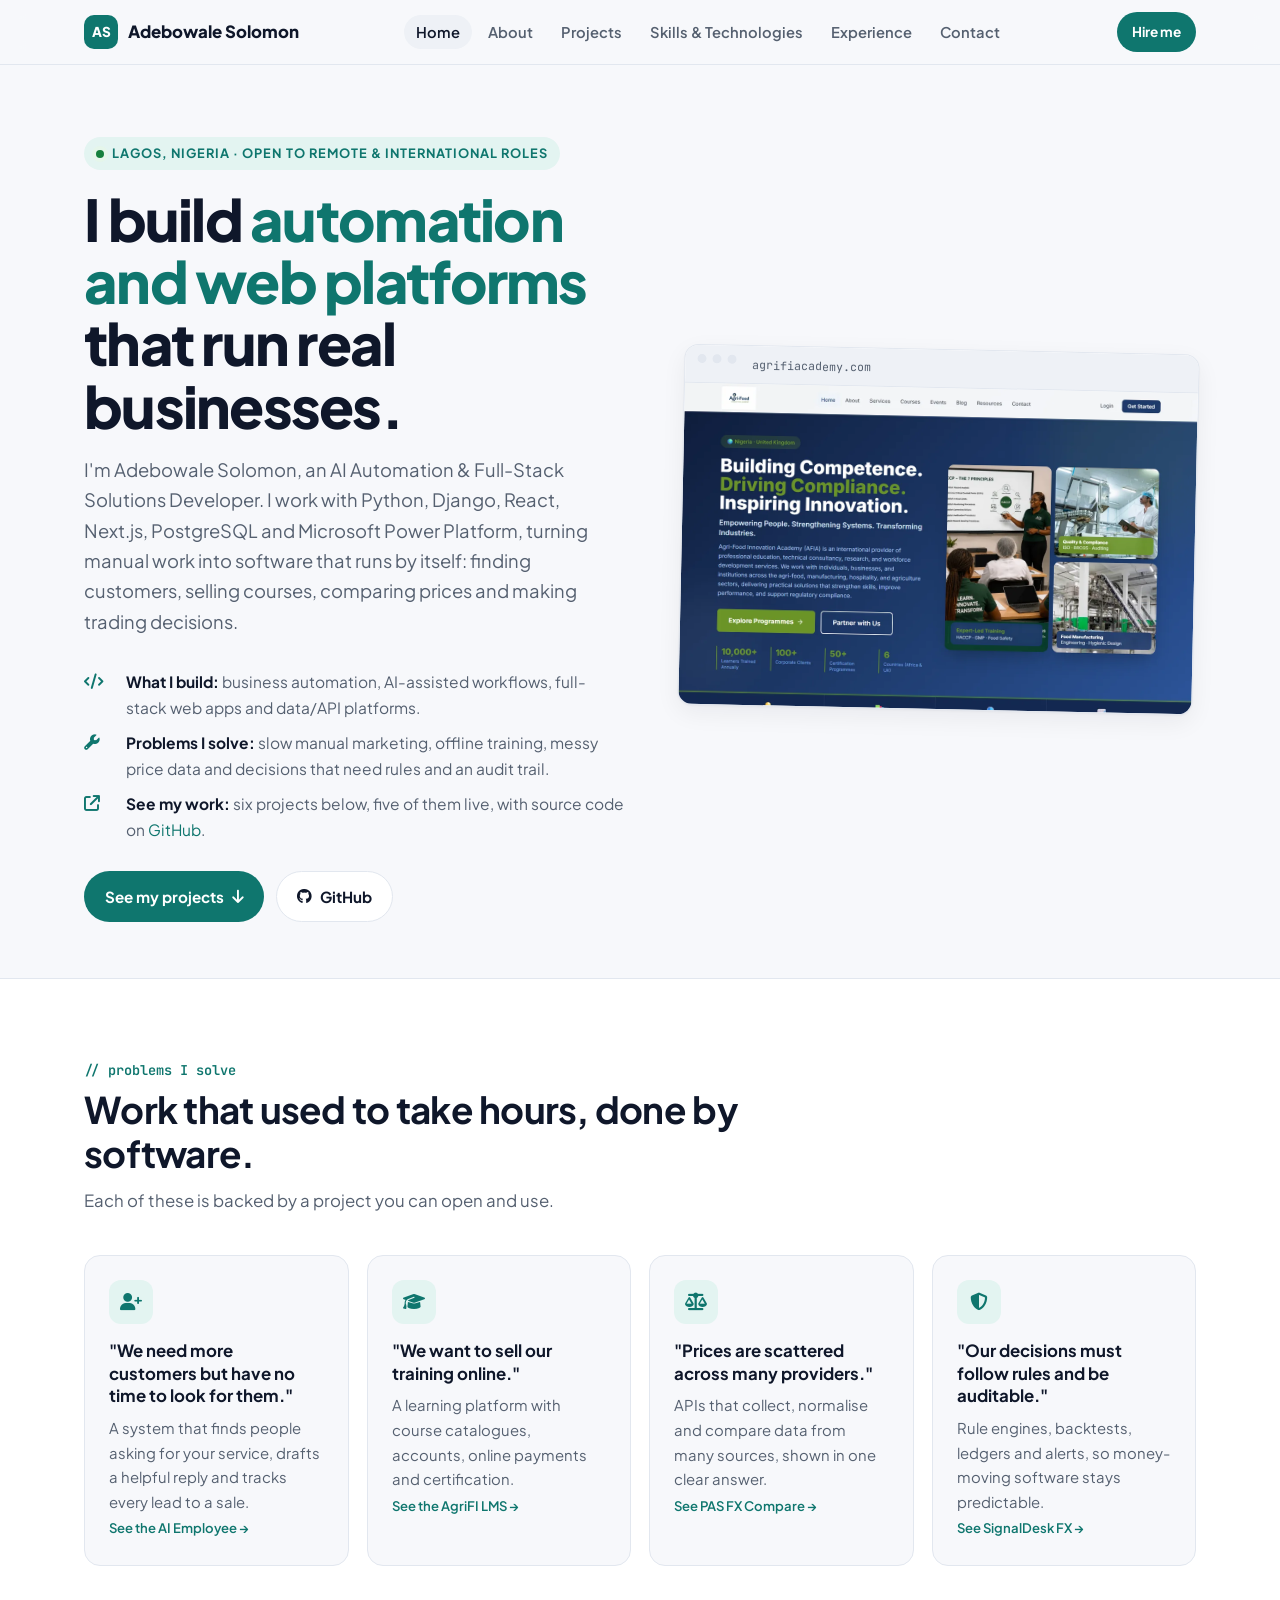
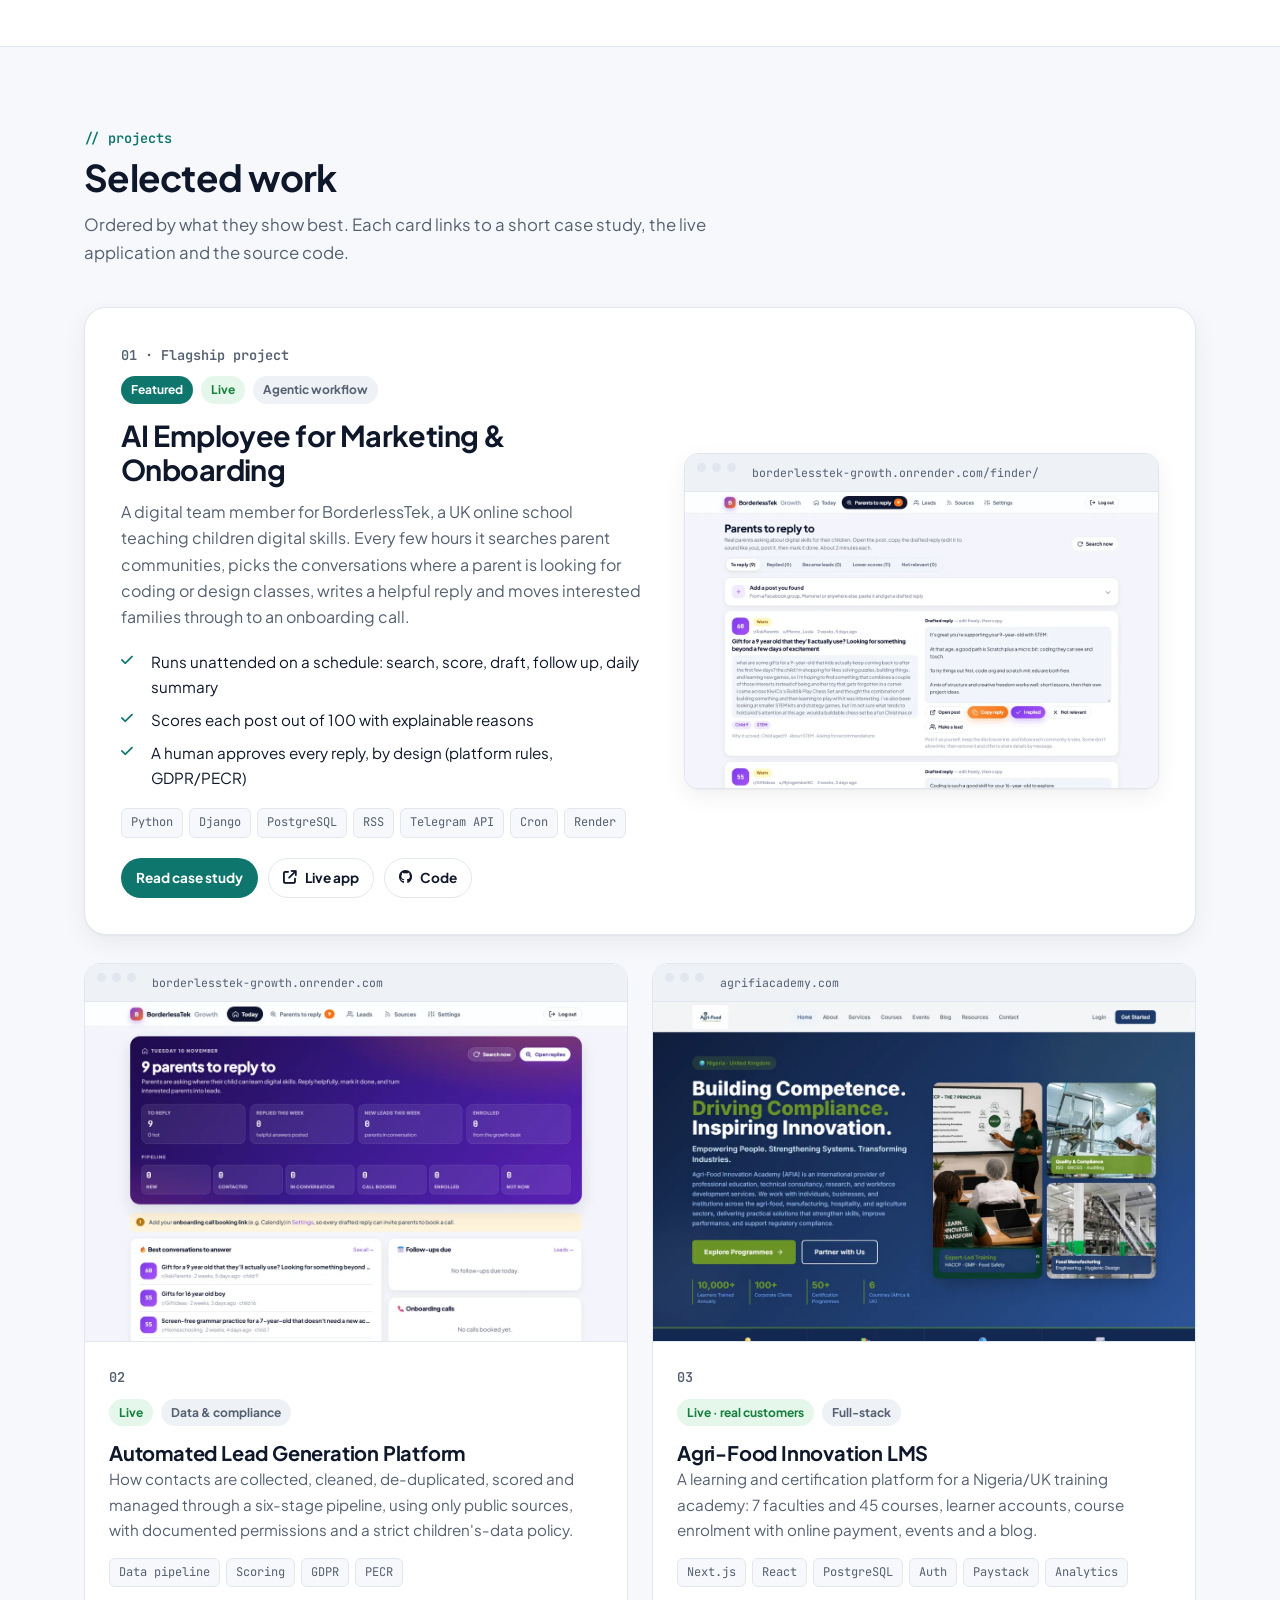
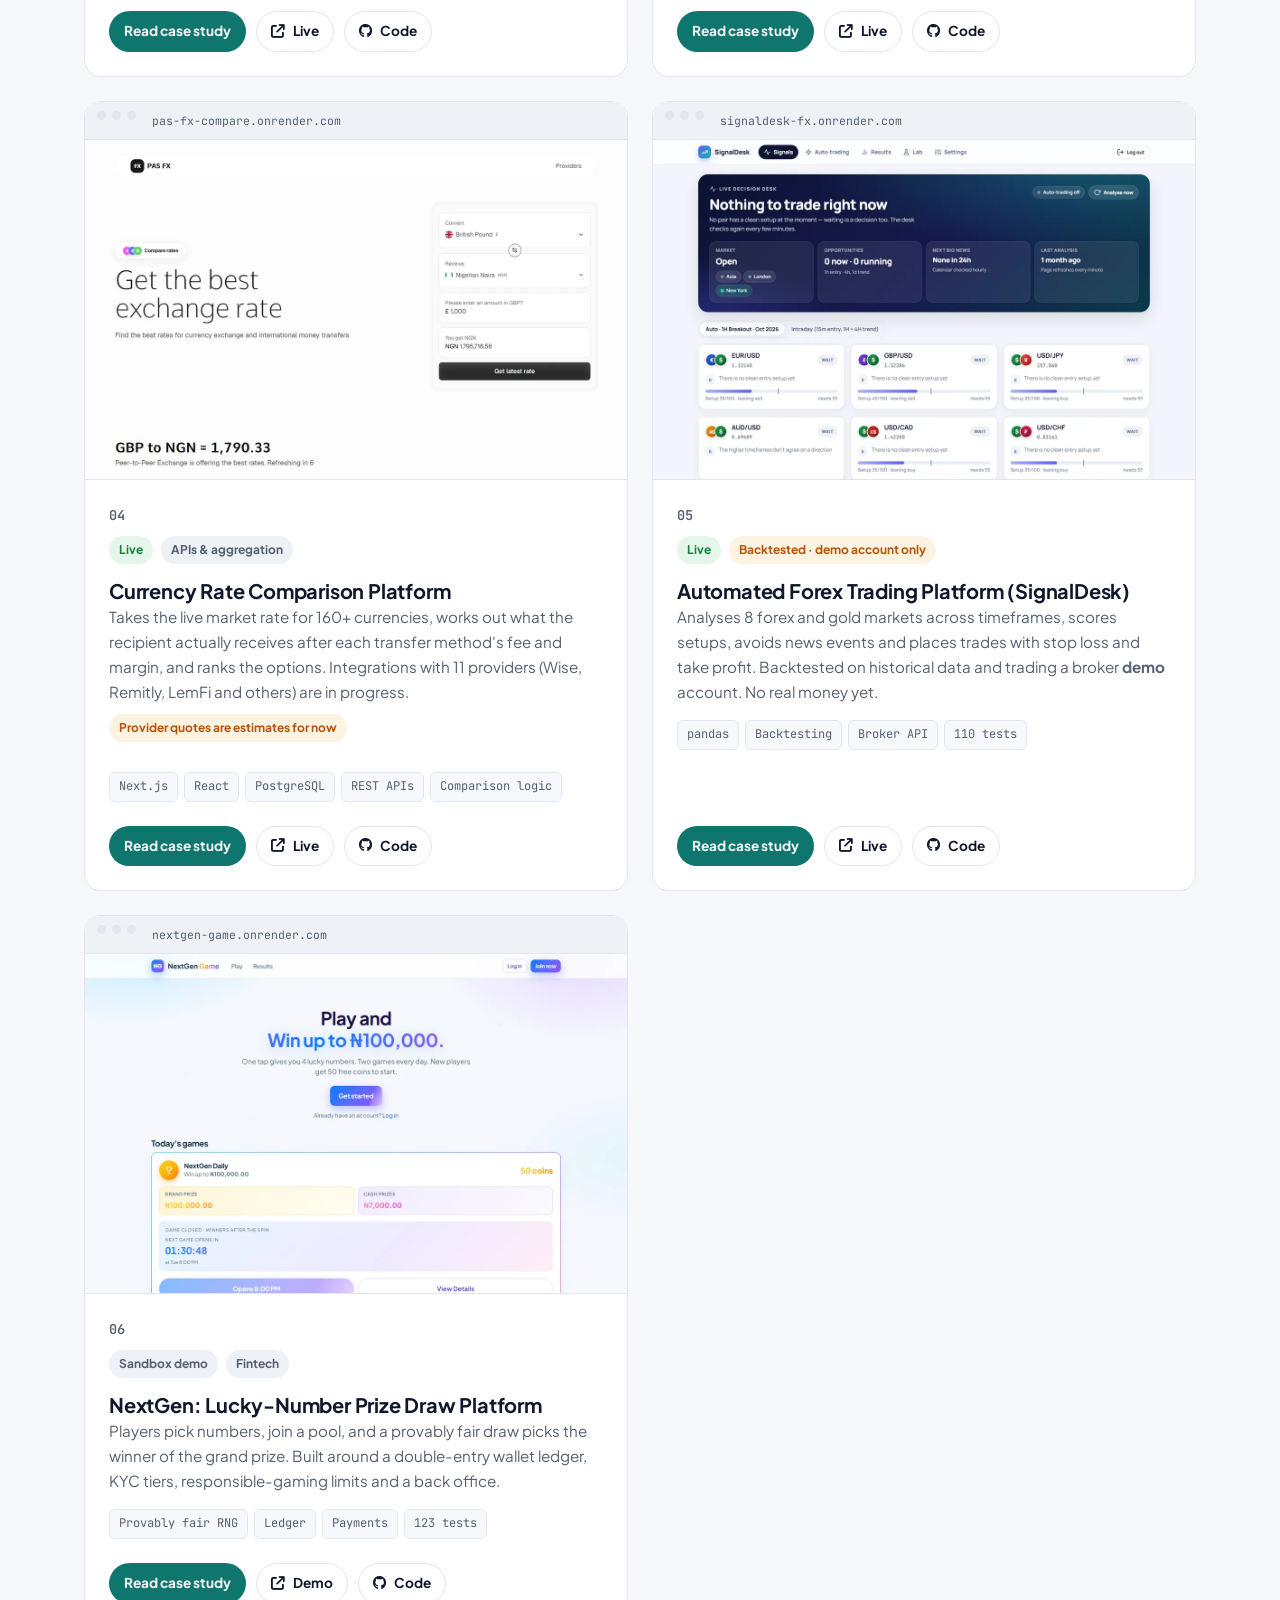
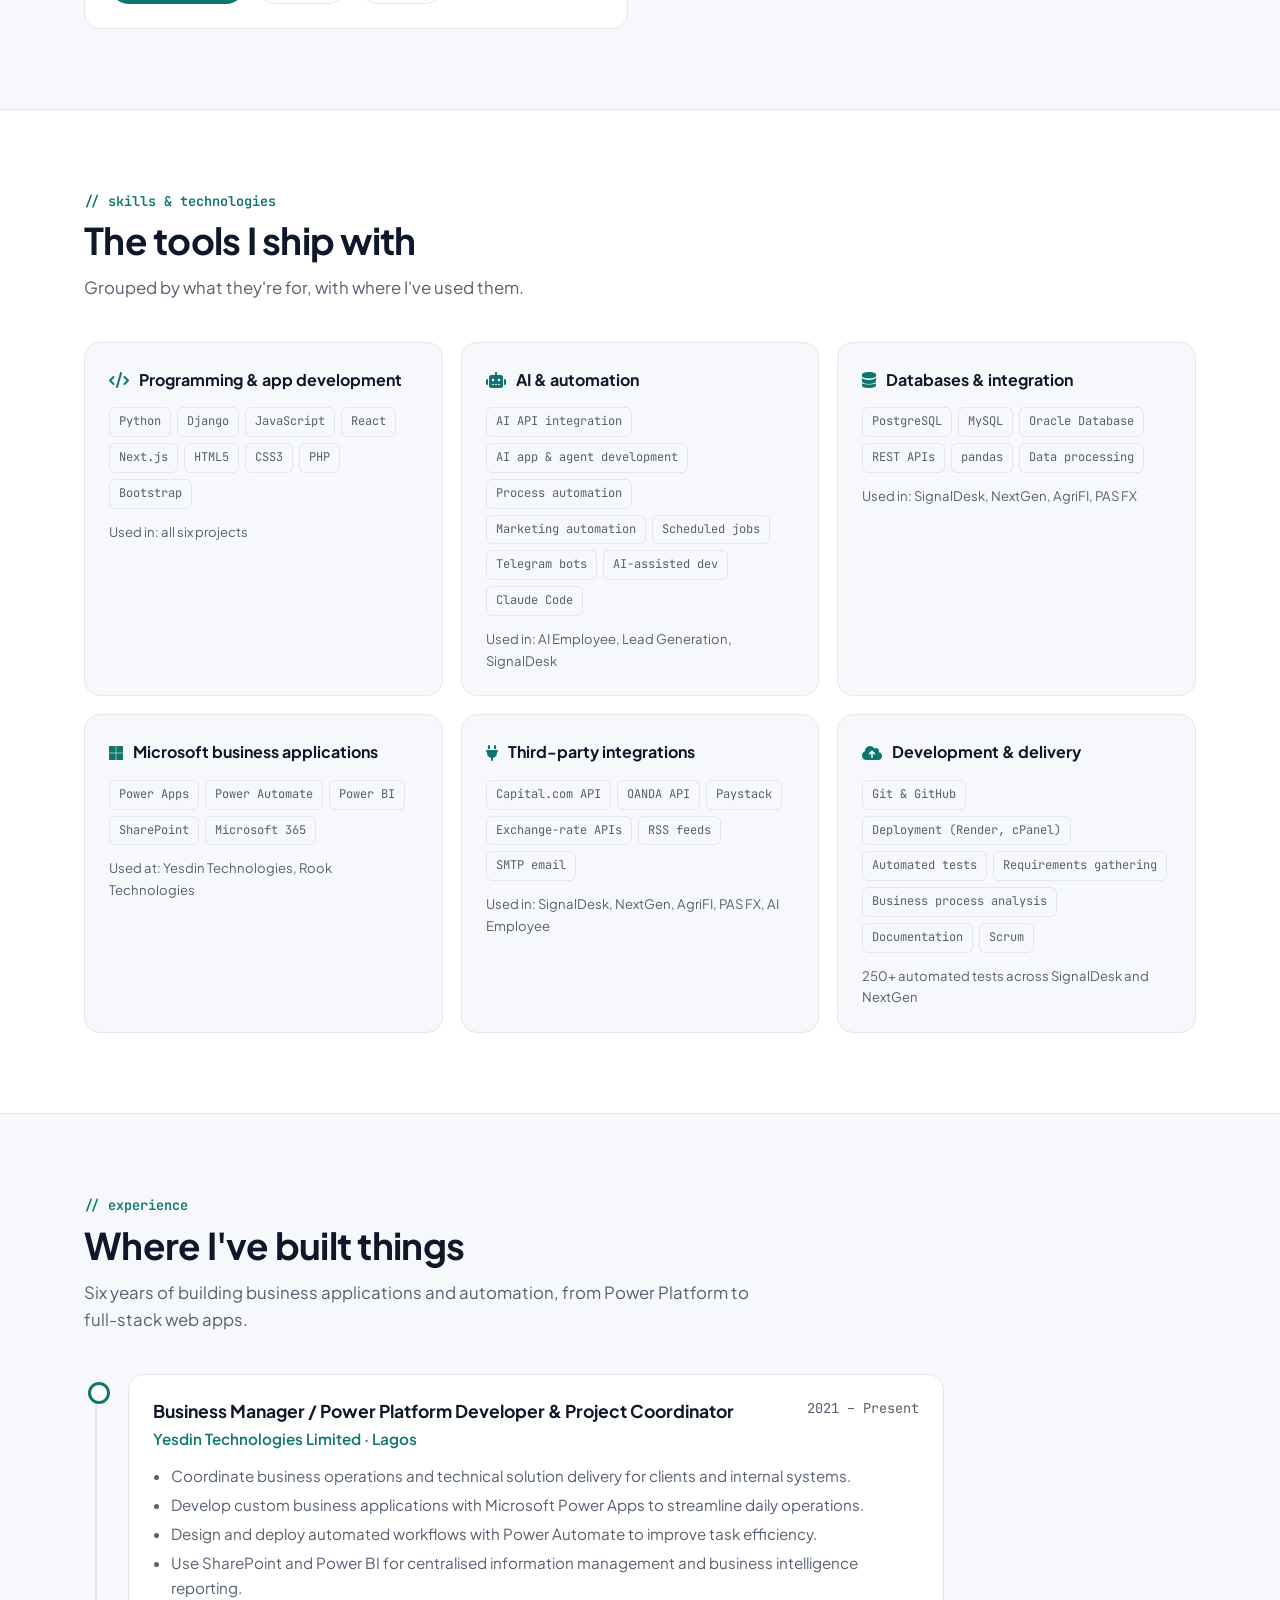
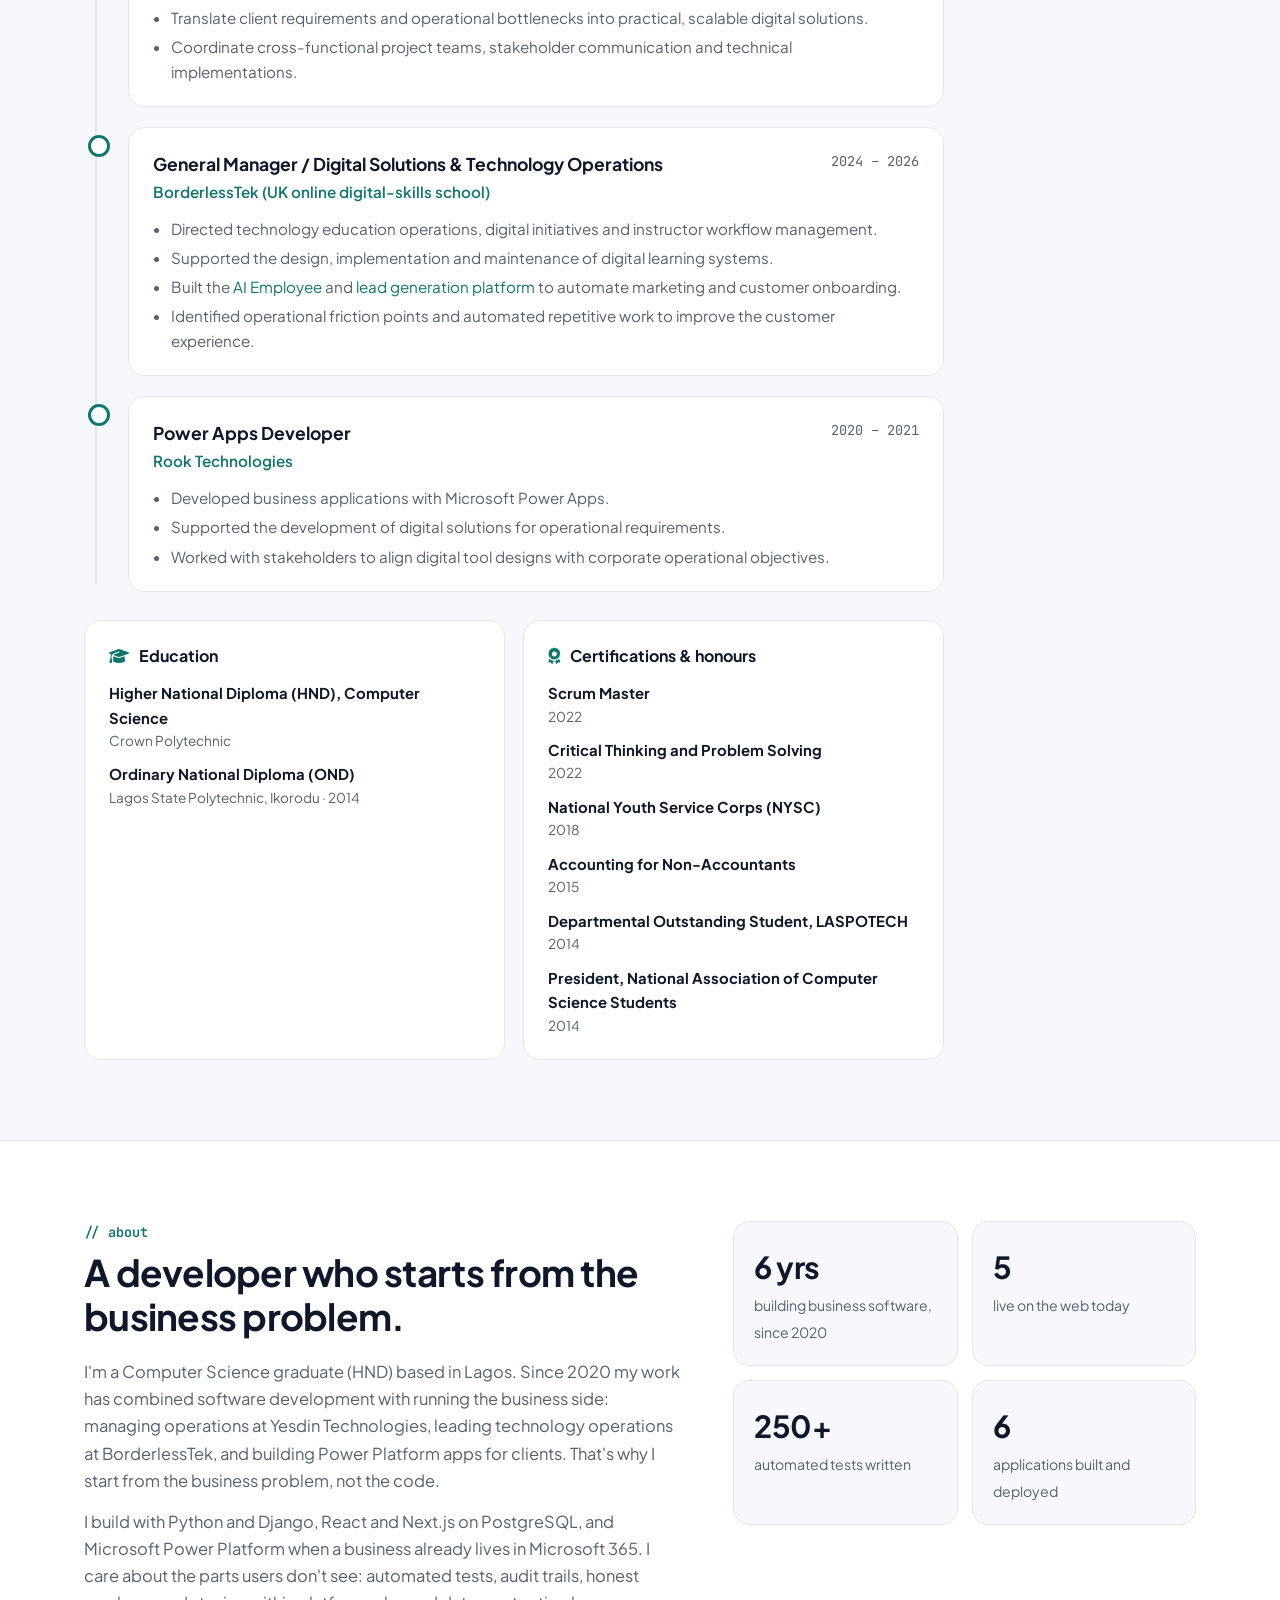
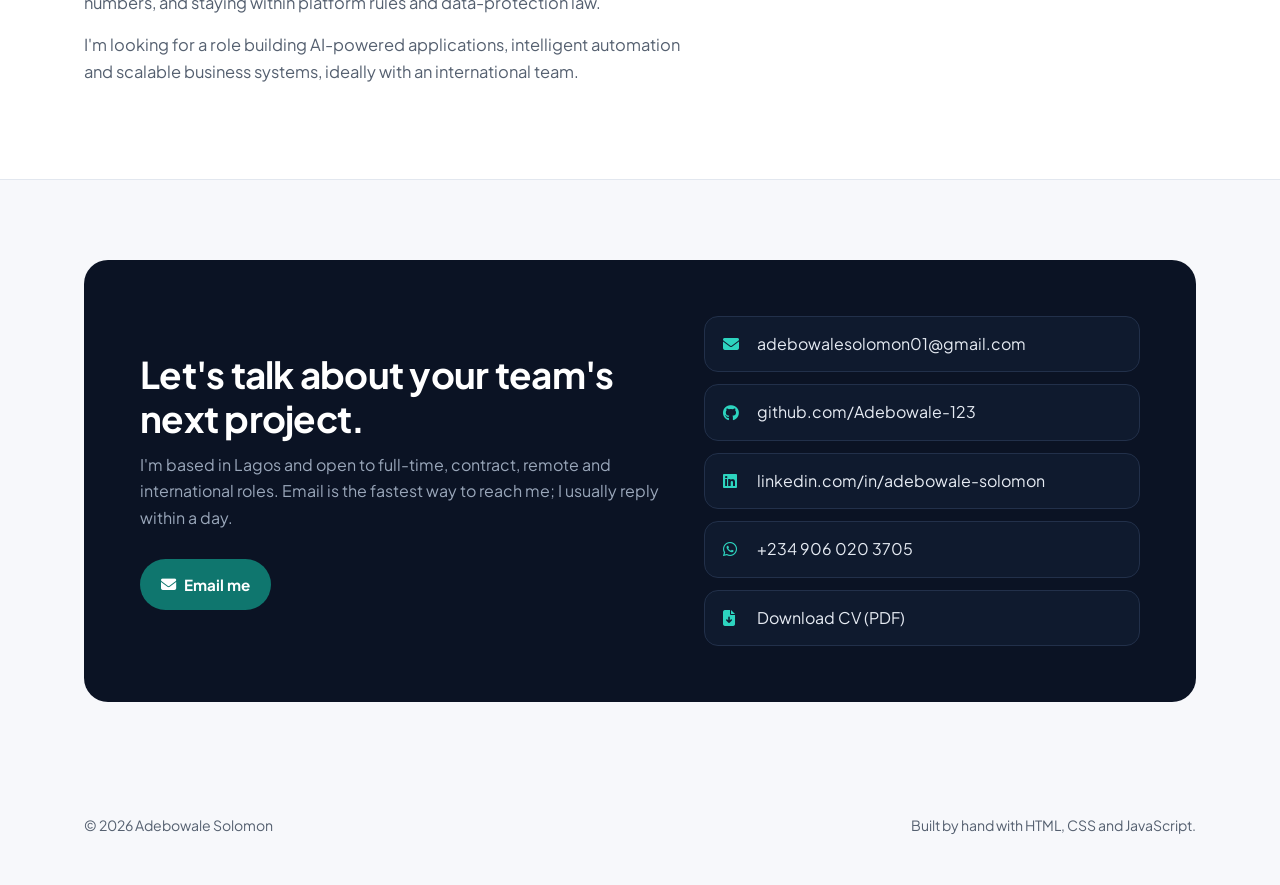
<file: index.html>
<!DOCTYPE html>
<html lang="en">
<head>
    <meta charset="UTF-8">
    <meta name="viewport" content="width=device-width, initial-scale=1.0">
    <title>Adebowale Solomon · AI Automation &amp; Full-Stack Developer</title>
    <meta name="description" content="Adebowale Solomon, AI Automation &amp; Full-Stack Solutions Developer in Lagos, Nigeria. Python, Django, React, Next.js, PostgreSQL and Microsoft Power Platform. Six projects: an AI marketing employee, lead generation, an LMS, FX rate comparison, automated trading and a prize-draw platform.">
    <meta property="og:title" content="Adebowale Solomon · AI Automation &amp; Full-Stack Developer">
    <meta property="og:description" content="I build automation and full-stack web platforms that run real businesses. See six live projects.">
    <meta property="og:image" content="images/borderlesstek-today.jpg">
    <link rel="preconnect" href="https://fonts.googleapis.com">
    <link rel="preconnect" href="https://fonts.gstatic.com" crossorigin>
    <link href="https://fonts.googleapis.com/css2?family=JetBrains+Mono:wght@500;600&family=Plus+Jakarta+Sans:wght@400;500;600;700;800&display=swap" rel="stylesheet">
    <link rel="stylesheet" href="https://cdnjs.cloudflare.com/ajax/libs/font-awesome/6.4.0/css/all.min.css">
    <link rel="stylesheet" href="style.css?v=2">
</head>
<body>

<nav class="nav">
    <div class="container nav-inner">
        <a href="#home" class="logo"><span class="logo-mark">AS</span> Adebowale Solomon</a>
        <ul class="nav-links" id="navLinks">
            <li><a href="#home">Home</a></li>
            <li><a href="#about">About</a></li>
            <li><a href="#projects">Projects</a></li>
            <li><a href="#skills">Skills &amp; Technologies</a></li>
            <li><a href="#experience">Experience</a></li>
            <li><a href="#contact">Contact</a></li>
        </ul>
        <div class="nav-cta">
            <a href="#contact" class="btn btn-primary btn-sm">Hire me</a>
            <button class="menu-btn" id="menuBtn" aria-label="Open menu"><i class="fas fa-bars"></i></button>
        </div>
    </div>
</nav>

<!-- HOME: what I build, what I solve, where to see it -->
<header class="hero" id="home">
    <div class="container hero-grid">
        <div>
            <span class="eyebrow"><span class="dot"></span> Lagos, Nigeria · open to remote &amp; international roles</span>
            <h1>I build <span>automation and web platforms</span> that run real businesses.</h1>
            <p class="lead">I'm Adebowale Solomon, an AI Automation &amp; Full-Stack Solutions Developer. I work with Python, Django, React, Next.js, PostgreSQL and Microsoft Power Platform, turning manual work into software that runs by itself: finding customers, selling courses, comparing prices and making trading decisions.</p>

            <div class="answers">
                <div class="answer"><i class="fas fa-code"></i><div><b>What I build:</b> <span>business automation, AI-assisted workflows, full-stack web apps and data/API platforms.</span></div></div>
                <div class="answer"><i class="fas fa-wrench"></i><div><b>Problems I solve:</b> <span>slow manual marketing, offline training, messy price data and decisions that need rules and an audit trail.</span></div></div>
                <div class="answer"><i class="fas fa-arrow-up-right-from-square"></i><div><b>See my work:</b> <span>six projects below, five of them live, with source code on <a href="https://github.com/Adebowale-123" target="_blank" rel="noopener">GitHub</a>.</span></div></div>
            </div>

            <div class="hero-actions">
                <a href="#projects" class="btn btn-primary">See my projects <i class="fas fa-arrow-down"></i></a>
                <a href="https://github.com/Adebowale-123" target="_blank" rel="noopener" class="btn btn-ghost"><i class="fab fa-github"></i> GitHub</a>
            </div>
        </div>

        <div class="hero-shot reveal">
            <div class="frame">
                <div class="frame-bar"><i></i><i></i><i></i><span class="url">agrifiacademy.com</span></div>
                <picture><source srcset="images/agrifi-home.webp" type="image/webp"><img src="images/agrifi-home.jpg" alt="Agri-Food Innovation Academy learning platform" width="1200" height="750"></picture>
            </div>
        </div>
    </div>
</header>

<!-- PROBLEMS I SOLVE -->
<section class="section-alt">
    <div class="container">
        <div class="section-head reveal">
            <div class="kicker">// problems I solve</div>
            <h2>Work that used to take hours, done by software.</h2>
            <p>Each of these is backed by a project you can open and use.</p>
        </div>
        <div class="problems">
            <div class="problem reveal">
                <div class="ico"><i class="fas fa-user-plus"></i></div>
                <h3>"We need more customers but have no time to look for them."</h3>
                <p>A system that finds people asking for your service, drafts a helpful reply and tracks every lead to a sale.</p>
                <a class="proof" href="projects/ai-employee.html">See the AI Employee →</a>
            </div>
            <div class="problem reveal">
                <div class="ico"><i class="fas fa-graduation-cap"></i></div>
                <h3>"We want to sell our training online."</h3>
                <p>A learning platform with course catalogues, accounts, online payments and certification.</p>
                <a class="proof" href="projects/agri-food-lms.html">See the AgriFI LMS →</a>
            </div>
            <div class="problem reveal">
                <div class="ico"><i class="fas fa-scale-balanced"></i></div>
                <h3>"Prices are scattered across many providers."</h3>
                <p>APIs that collect, normalise and compare data from many sources, shown in one clear answer.</p>
                <a class="proof" href="projects/fx-compare.html">See PAS FX Compare →</a>
            </div>
            <div class="problem reveal">
                <div class="ico"><i class="fas fa-shield-halved"></i></div>
                <h3>"Our decisions must follow rules and be auditable."</h3>
                <p>Rule engines, backtests, ledgers and alerts, so money-moving software stays predictable.</p>
                <a class="proof" href="projects/signaldesk.html">See SignalDesk FX →</a>
            </div>
        </div>
    </div>
</section>

<!-- PROJECTS -->
<section id="projects">
    <div class="container">
        <div class="section-head reveal">
            <div class="kicker">// projects</div>
            <h2>Selected work</h2>
            <p>Ordered by what they show best. Each card links to a short case study, the live application and the source code.</p>
        </div>

        <!-- 01 Flagship -->
        <div class="featured reveal">
            <div>
                <div class="project-num">01 · Flagship project</div>
                <div class="badges">
                    <span class="badge flag">Featured</span>
                    <span class="badge live">Live</span>
                    <span class="badge">Agentic workflow</span>
                </div>
                <h3>AI Employee for Marketing &amp; Onboarding</h3>
                <p>A digital team member for BorderlessTek, a UK online school teaching children digital skills. Every few hours it searches parent communities, picks the conversations where a parent is looking for coding or design classes, writes a helpful reply and moves interested families through to an onboarding call.</p>
                <ul class="checks">
                    <li><i class="fas fa-check"></i>Runs unattended on a schedule: search, score, draft, follow up, daily summary</li>
                    <li><i class="fas fa-check"></i>Scores each post out of 100 with explainable reasons</li>
                    <li><i class="fas fa-check"></i>A human approves every reply, by design (platform rules, GDPR/PECR)</li>
                </ul>
                <div class="tags"><span class="tag">Python</span><span class="tag">Django</span><span class="tag">PostgreSQL</span><span class="tag">RSS</span><span class="tag">Telegram API</span><span class="tag">Cron</span><span class="tag">Render</span></div>
                <div class="links">
                    <a href="projects/ai-employee.html" class="btn btn-primary btn-sm">Read case study</a>
                    <a href="https://borderlesstek-growth.onrender.com" target="_blank" rel="noopener" class="btn btn-ghost btn-sm"><i class="fas fa-arrow-up-right-from-square"></i> Live app</a>
                    <a href="https://github.com/Adebowale-123/BorderlessTek-Growth" target="_blank" rel="noopener" class="btn btn-ghost btn-sm"><i class="fab fa-github"></i> Code</a>
                </div>
            </div>
            <div class="frame">
                <div class="frame-bar"><i></i><i></i><i></i><span class="url">borderlesstek-growth.onrender.com/finder/</span></div>
                <picture><source srcset="images/borderlesstek-replies.webp" type="image/webp"><img src="images/borderlesstek-replies.jpg" alt="Parents to reply to: a scored parent post next to its drafted reply" width="1200" height="750" loading="lazy"></picture>
            </div>
        </div>

        <div class="project-grid">
            <!-- 02 -->
            <div class="card reveal">
                <div class="frame">
                    <div class="frame-bar"><i></i><i></i><i></i><span class="url">borderlesstek-growth.onrender.com</span></div>
                    <picture><source srcset="images/borderlesstek-today.webp" type="image/webp"><img src="images/borderlesstek-today.jpg" alt="Daily lead dashboard with reply queue and six-stage pipeline" width="1200" height="750" loading="lazy"></picture>
                </div>
                <div class="card-body">
                    <div class="project-num">02</div>
                    <div class="badges"><span class="badge live">Live</span><span class="badge">Data &amp; compliance</span></div>
                    <h3>Automated Lead Generation Platform</h3>
                    <p>How contacts are collected, cleaned, de-duplicated, scored and managed through a six-stage pipeline, using only public sources, with documented permissions and a strict children's-data policy.</p>
                    <div class="tags"><span class="tag">Data pipeline</span><span class="tag">Scoring</span><span class="tag">GDPR</span><span class="tag">PECR</span></div>
                    <div class="links">
                        <a href="projects/lead-generation.html" class="btn btn-primary btn-sm">Read case study</a>
                        <a href="https://borderlesstek-growth.onrender.com" target="_blank" rel="noopener" class="btn btn-ghost btn-sm"><i class="fas fa-arrow-up-right-from-square"></i> Live</a>
                        <a href="https://github.com/Adebowale-123/BorderlessTek-Growth" target="_blank" rel="noopener" class="btn btn-ghost btn-sm"><i class="fab fa-github"></i> Code</a>
                    </div>
                </div>
            </div>

            <!-- 03 -->
            <div class="card reveal">
                <div class="frame">
                    <div class="frame-bar"><i></i><i></i><i></i><span class="url">agrifiacademy.com</span></div>
                    <picture><source srcset="images/agrifi-home.webp" type="image/webp"><img src="images/agrifi-home.jpg" alt="Agri-Food Innovation Academy homepage" width="1200" height="750" loading="lazy"></picture>
                </div>
                <div class="card-body">
                    <div class="project-num">03</div>
                    <div class="badges"><span class="badge live">Live · real customers</span><span class="badge">Full-stack</span></div>
                    <h3>Agri-Food Innovation LMS</h3>
                    <p>A learning and certification platform for a Nigeria/UK training academy: 7 faculties and 45 courses, learner accounts, course enrolment with online payment, events and a blog.</p>
                    <div class="tags"><span class="tag">Next.js</span><span class="tag">React</span><span class="tag">PostgreSQL</span><span class="tag">Auth</span><span class="tag">Paystack</span><span class="tag">Analytics</span></div>
                    <div class="links">
                        <a href="projects/agri-food-lms.html" class="btn btn-primary btn-sm">Read case study</a>
                        <a href="https://agrifiacademy.com/" target="_blank" rel="noopener" class="btn btn-ghost btn-sm"><i class="fas fa-arrow-up-right-from-square"></i> Live</a>
                        <a href="https://github.com/Adebowale-123/agri-food-academy" target="_blank" rel="noopener" class="btn btn-ghost btn-sm"><i class="fab fa-github"></i> Code</a>
                    </div>
                </div>
            </div>

            <!-- 04 -->
            <div class="card reveal">
                <div class="frame">
                    <div class="frame-bar"><i></i><i></i><i></i><span class="url">pas-fx-compare.onrender.com</span></div>
                    <picture><source srcset="images/pasfx-home.webp" type="image/webp"><img src="images/pasfx-home.jpg" alt="PAS FX Compare converter showing GBP to NGN" width="1200" height="750" loading="lazy"></picture>
                </div>
                <div class="card-body">
                    <div class="project-num">04</div>
                    <div class="badges"><span class="badge live">Live</span><span class="badge">APIs &amp; aggregation</span></div>
                    <h3>Currency Rate Comparison Platform</h3>
                    <p>Takes the live market rate for 160+ currencies, works out what the recipient actually receives after each transfer method's fee and margin, and ranks the options. Integrations with 11 providers (Wise, Remitly, LemFi and others) are in progress.</p>
                    <div class="badges"><span class="badge note">Provider quotes are estimates for now</span></div>
                    <div class="tags"><span class="tag">Next.js</span><span class="tag">React</span><span class="tag">PostgreSQL</span><span class="tag">REST APIs</span><span class="tag">Comparison logic</span></div>
                    <div class="links">
                        <a href="projects/fx-compare.html" class="btn btn-primary btn-sm">Read case study</a>
                        <a href="https://pas-fx-compare.onrender.com/" target="_blank" rel="noopener" class="btn btn-ghost btn-sm"><i class="fas fa-arrow-up-right-from-square"></i> Live</a>
                        <a href="https://github.com/Adebowale-123/pas-fx-compare" target="_blank" rel="noopener" class="btn btn-ghost btn-sm"><i class="fab fa-github"></i> Code</a>
                    </div>
                </div>
            </div>

            <!-- 05 -->
            <div class="card reveal">
                <div class="frame">
                    <div class="frame-bar"><i></i><i></i><i></i><span class="url">signaldesk-fx.onrender.com</span></div>
                    <picture><source srcset="images/signaldesk-signals.webp" type="image/webp"><img src="images/signaldesk-signals.jpg" alt="SignalDesk FX decision desk with forex pairs" width="1200" height="750" loading="lazy"></picture>
                </div>
                <div class="card-body">
                    <div class="project-num">05</div>
                    <div class="badges"><span class="badge live">Live</span><span class="badge note">Backtested · demo account only</span></div>
                    <h3>Automated Forex Trading Platform (SignalDesk)</h3>
                    <p>Analyses 8 forex and gold markets across timeframes, scores setups, avoids news events and places trades with stop loss and take profit. Backtested on historical data and trading a broker <b>demo</b> account. No real money yet.</p>
                    <div class="tags"><span class="tag">pandas</span><span class="tag">Backtesting</span><span class="tag">Broker API</span><span class="tag">110 tests</span></div>
                    <div class="links">
                        <a href="projects/signaldesk.html" class="btn btn-primary btn-sm">Read case study</a>
                        <a href="https://signaldesk-fx.onrender.com/" target="_blank" rel="noopener" class="btn btn-ghost btn-sm"><i class="fas fa-arrow-up-right-from-square"></i> Live</a>
                        <a href="https://github.com/Adebowale-123/SignalDesk-FX" target="_blank" rel="noopener" class="btn btn-ghost btn-sm"><i class="fab fa-github"></i> Code</a>
                    </div>
                </div>
            </div>

            <!-- 06 -->
            <div class="card reveal">
                <div class="frame">
                    <div class="frame-bar"><i></i><i></i><i></i><span class="url">nextgen-game.onrender.com</span></div>
                    <picture><source srcset="images/nextgen-home.webp" type="image/webp"><img src="images/nextgen-home.jpg" alt="NextGen Game homepage with today's draw" width="1200" height="750" loading="lazy"></picture>
                </div>
                <div class="card-body">
                    <div class="project-num">06</div>
                    <div class="badges"><span class="badge">Sandbox demo</span><span class="badge">Fintech</span></div>
                    <h3>NextGen: Lucky-Number Prize Draw Platform</h3>
                    <p>Players pick numbers, join a pool, and a provably fair draw picks the winner of the grand prize. Built around a double-entry wallet ledger, KYC tiers, responsible-gaming limits and a back office.</p>
                    <div class="tags"><span class="tag">Provably fair RNG</span><span class="tag">Ledger</span><span class="tag">Payments</span><span class="tag">123 tests</span></div>
                    <div class="links">
                        <a href="projects/nextgen.html" class="btn btn-primary btn-sm">Read case study</a>
                        <a href="https://nextgen-game.onrender.com/" target="_blank" rel="noopener" class="btn btn-ghost btn-sm"><i class="fas fa-arrow-up-right-from-square"></i> Demo</a>
                        <a href="https://github.com/Adebowale-123/nextGen" target="_blank" rel="noopener" class="btn btn-ghost btn-sm"><i class="fab fa-github"></i> Code</a>
                    </div>
                </div>
            </div>
        </div>
    </div>
</section>

<!-- SKILLS -->
<section id="skills" class="section-alt">
    <div class="container">
        <div class="section-head reveal">
            <div class="kicker">// skills &amp; technologies</div>
            <h2>The tools I ship with</h2>
            <p>Grouped by what they're for, with where I've used them.</p>
        </div>
        <div class="skills">
            <div class="skill-group reveal">
                <h3><i class="fas fa-code"></i> Programming &amp; app development</h3>
                <div class="tags"><span class="tag">Python</span><span class="tag">Django</span><span class="tag">JavaScript</span><span class="tag">React</span><span class="tag">Next.js</span><span class="tag">HTML5</span><span class="tag">CSS3</span><span class="tag">PHP</span><span class="tag">Bootstrap</span></div>
                <small>Used in: all six projects</small>
            </div>
            <div class="skill-group reveal">
                <h3><i class="fas fa-robot"></i> AI &amp; automation</h3>
                <div class="tags"><span class="tag">AI API integration</span><span class="tag">AI app &amp; agent development</span><span class="tag">Process automation</span><span class="tag">Marketing automation</span><span class="tag">Scheduled jobs</span><span class="tag">Telegram bots</span><span class="tag">AI-assisted dev</span><span class="tag">Claude Code</span></div>
                <small>Used in: AI Employee, Lead Generation, SignalDesk</small>
            </div>
            <div class="skill-group reveal">
                <h3><i class="fas fa-database"></i> Databases &amp; integration</h3>
                <div class="tags"><span class="tag">PostgreSQL</span><span class="tag">MySQL</span><span class="tag">Oracle Database</span><span class="tag">REST APIs</span><span class="tag">pandas</span><span class="tag">Data processing</span></div>
                <small>Used in: SignalDesk, NextGen, AgriFI, PAS FX</small>
            </div>
            <div class="skill-group reveal">
                <h3><i class="fab fa-microsoft"></i> Microsoft business applications</h3>
                <div class="tags"><span class="tag">Power Apps</span><span class="tag">Power Automate</span><span class="tag">Power BI</span><span class="tag">SharePoint</span><span class="tag">Microsoft 365</span></div>
                <small>Used at: Yesdin Technologies, Rook Technologies</small>
            </div>
            <div class="skill-group reveal">
                <h3><i class="fas fa-plug"></i> Third-party integrations</h3>
                <div class="tags"><span class="tag">Capital.com API</span><span class="tag">OANDA API</span><span class="tag">Paystack</span><span class="tag">Exchange-rate APIs</span><span class="tag">RSS feeds</span><span class="tag">SMTP email</span></div>
                <small>Used in: SignalDesk, NextGen, AgriFI, PAS FX, AI Employee</small>
            </div>
            <div class="skill-group reveal">
                <h3><i class="fas fa-cloud-arrow-up"></i> Development &amp; delivery</h3>
                <div class="tags"><span class="tag">Git &amp; GitHub</span><span class="tag">Deployment (Render, cPanel)</span><span class="tag">Automated tests</span><span class="tag">Requirements gathering</span><span class="tag">Business process analysis</span><span class="tag">Documentation</span><span class="tag">Scrum</span></div>
                <small>250+ automated tests across SignalDesk and NextGen</small>
            </div>
        </div>
    </div>
</section>

<!-- EXPERIENCE -->
<section id="experience">
    <div class="container">
        <div class="section-head reveal">
            <div class="kicker">// experience</div>
            <h2>Where I've built things</h2>
            <p>Six years of building business applications and automation, from Power Platform to full-stack web apps.</p>
        </div>
        <div class="timeline">
            <div class="role reveal">
                <div class="role-card">
                    <div class="role-top">
                        <div><h3>Business Manager / Power Platform Developer &amp; Project Coordinator</h3><div class="org">Yesdin Technologies Limited · Lagos</div></div>
                        <div class="when">2021 – Present</div>
                    </div>
                    <ul>
                        <li>Coordinate business operations and technical solution delivery for clients and internal systems.</li>
                        <li>Develop custom business applications with Microsoft Power Apps to streamline daily operations.</li>
                        <li>Design and deploy automated workflows with Power Automate to improve task efficiency.</li>
                        <li>Use SharePoint and Power BI for centralised information management and business intelligence reporting.</li>
                        <li>Translate client requirements and operational bottlenecks into practical, scalable digital solutions.</li>
                        <li>Coordinate cross-functional project teams, stakeholder communication and technical implementations.</li>
                    </ul>
                </div>
            </div>
            <div class="role reveal">
                <div class="role-card">
                    <div class="role-top">
                        <div><h3>General Manager / Digital Solutions &amp; Technology Operations</h3><div class="org">BorderlessTek (UK online digital-skills school)</div></div>
                        <div class="when">2024 – 2026</div>
                    </div>
                    <ul>
                        <li>Directed technology education operations, digital initiatives and instructor workflow management.</li>
                        <li>Supported the design, implementation and maintenance of digital learning systems.</li>
                        <li>Built the <a href="projects/ai-employee.html">AI Employee</a> and <a href="projects/lead-generation.html">lead generation platform</a> to automate marketing and customer onboarding.</li>
                        <li>Identified operational friction points and automated repetitive work to improve the customer experience.</li>
                    </ul>
                </div>
            </div>
            <div class="role reveal">
                <div class="role-card">
                    <div class="role-top">
                        <div><h3>Power Apps Developer</h3><div class="org">Rook Technologies</div></div>
                        <div class="when">2020 – 2021</div>
                    </div>
                    <ul>
                        <li>Developed business applications with Microsoft Power Apps.</li>
                        <li>Supported the development of digital solutions for operational requirements.</li>
                        <li>Worked with stakeholders to align digital tool designs with corporate operational objectives.</li>
                    </ul>
                </div>
            </div>
        </div>

        <div class="edu">
            <div class="edu-card reveal">
                <h3><i class="fas fa-graduation-cap"></i> Education</h3>
                <ul>
                    <li><b>Higher National Diploma (HND), Computer Science</b><span>Crown Polytechnic</span></li>
                    <li><b>Ordinary National Diploma (OND)</b><span>Lagos State Polytechnic, Ikorodu · 2014</span></li>
                </ul>
            </div>
            <div class="edu-card reveal">
                <h3><i class="fas fa-award"></i> Certifications &amp; honours</h3>
                <ul>
                    <li><b>Scrum Master</b><span>2022</span></li>
                    <li><b>Critical Thinking and Problem Solving</b><span>2022</span></li>
                    <li><b>National Youth Service Corps (NYSC)</b><span>2018</span></li>
                    <li><b>Accounting for Non-Accountants</b><span>2015</span></li>
                    <li><b>Departmental Outstanding Student, LASPOTECH</b><span>2014</span></li>
                    <li><b>President, National Association of Computer Science Students</b><span>2014</span></li>
                </ul>
            </div>
        </div>
    </div>
</section>

<!-- ABOUT -->
<section id="about" class="section-alt">
    <div class="container about-grid">
        <div class="reveal">
            <div class="section-head" style="margin-bottom:20px">
                <div class="kicker">// about</div>
                <h2>A developer who starts from the business problem.</h2>
            </div>
            <p>I'm a Computer Science graduate (HND) based in Lagos. Since 2020 my work has combined software development with running the business side: managing operations at Yesdin Technologies, leading technology operations at BorderlessTek, and building Power Platform apps for clients. That's why I start from the business problem, not the code.</p>
            <p>I build with Python and Django, React and Next.js on PostgreSQL, and Microsoft Power Platform when a business already lives in Microsoft 365. I care about the parts users don't see: automated tests, audit trails, honest numbers, and staying within platform rules and data-protection law.</p>
            <p>I'm looking for a role building AI-powered applications, intelligent automation and scalable business systems, ideally with an international team.</p>
        </div>
        <div class="facts reveal">
            <div class="fact"><b>6 yrs</b><span>building business software, since 2020</span></div>
            <div class="fact"><b>5</b><span>live on the web today</span></div>
            <div class="fact"><b>250+</b><span>automated tests written</span></div>
            <div class="fact"><b>6</b><span>applications built and deployed</span></div>
        </div>
    </div>
</section>

<!-- CONTACT -->
<section id="contact">
    <div class="container">
        <div class="contact reveal">
            <div>
                <h2>Let's talk about your team's next project.</h2>
                <p>I'm based in Lagos and open to full-time, contract, remote and international roles. Email is the fastest way to reach me; I usually reply within a day.</p>
                <div class="hero-actions"><a href="mailto:adebowalesolomon01@gmail.com" class="btn btn-primary"><i class="fas fa-envelope"></i> Email me</a></div>
            </div>
            <div class="contact-list">
                <a class="contact-item" href="mailto:adebowalesolomon01@gmail.com"><i class="fas fa-envelope"></i> adebowalesolomon01@gmail.com</a>
                <a class="contact-item" href="https://github.com/Adebowale-123" target="_blank" rel="noopener"><i class="fab fa-github"></i> github.com/Adebowale-123</a>
                <a class="contact-item" href="https://www.linkedin.com/in/adebowale-solomon-125007108" target="_blank" rel="noopener"><i class="fab fa-linkedin"></i> linkedin.com/in/adebowale-solomon</a>
                <a class="contact-item" href="https://wa.me/2349060203705" target="_blank" rel="noopener"><i class="fab fa-whatsapp"></i> +234 906 020 3705</a>
                <a class="contact-item" href="cv.pdf" target="_blank"><i class="fas fa-file-arrow-down"></i> Download CV (PDF)</a>
            </div>
        </div>
    </div>
</section>

<footer>
    <div class="container footer-inner">
        <span>© <span id="year">2026</span> Adebowale Solomon</span>
        <span>Built by hand with HTML, CSS and JavaScript.</span>
    </div>
</footer>

<script src="script.js?v=1"></script>
</body>
</html>
</file>
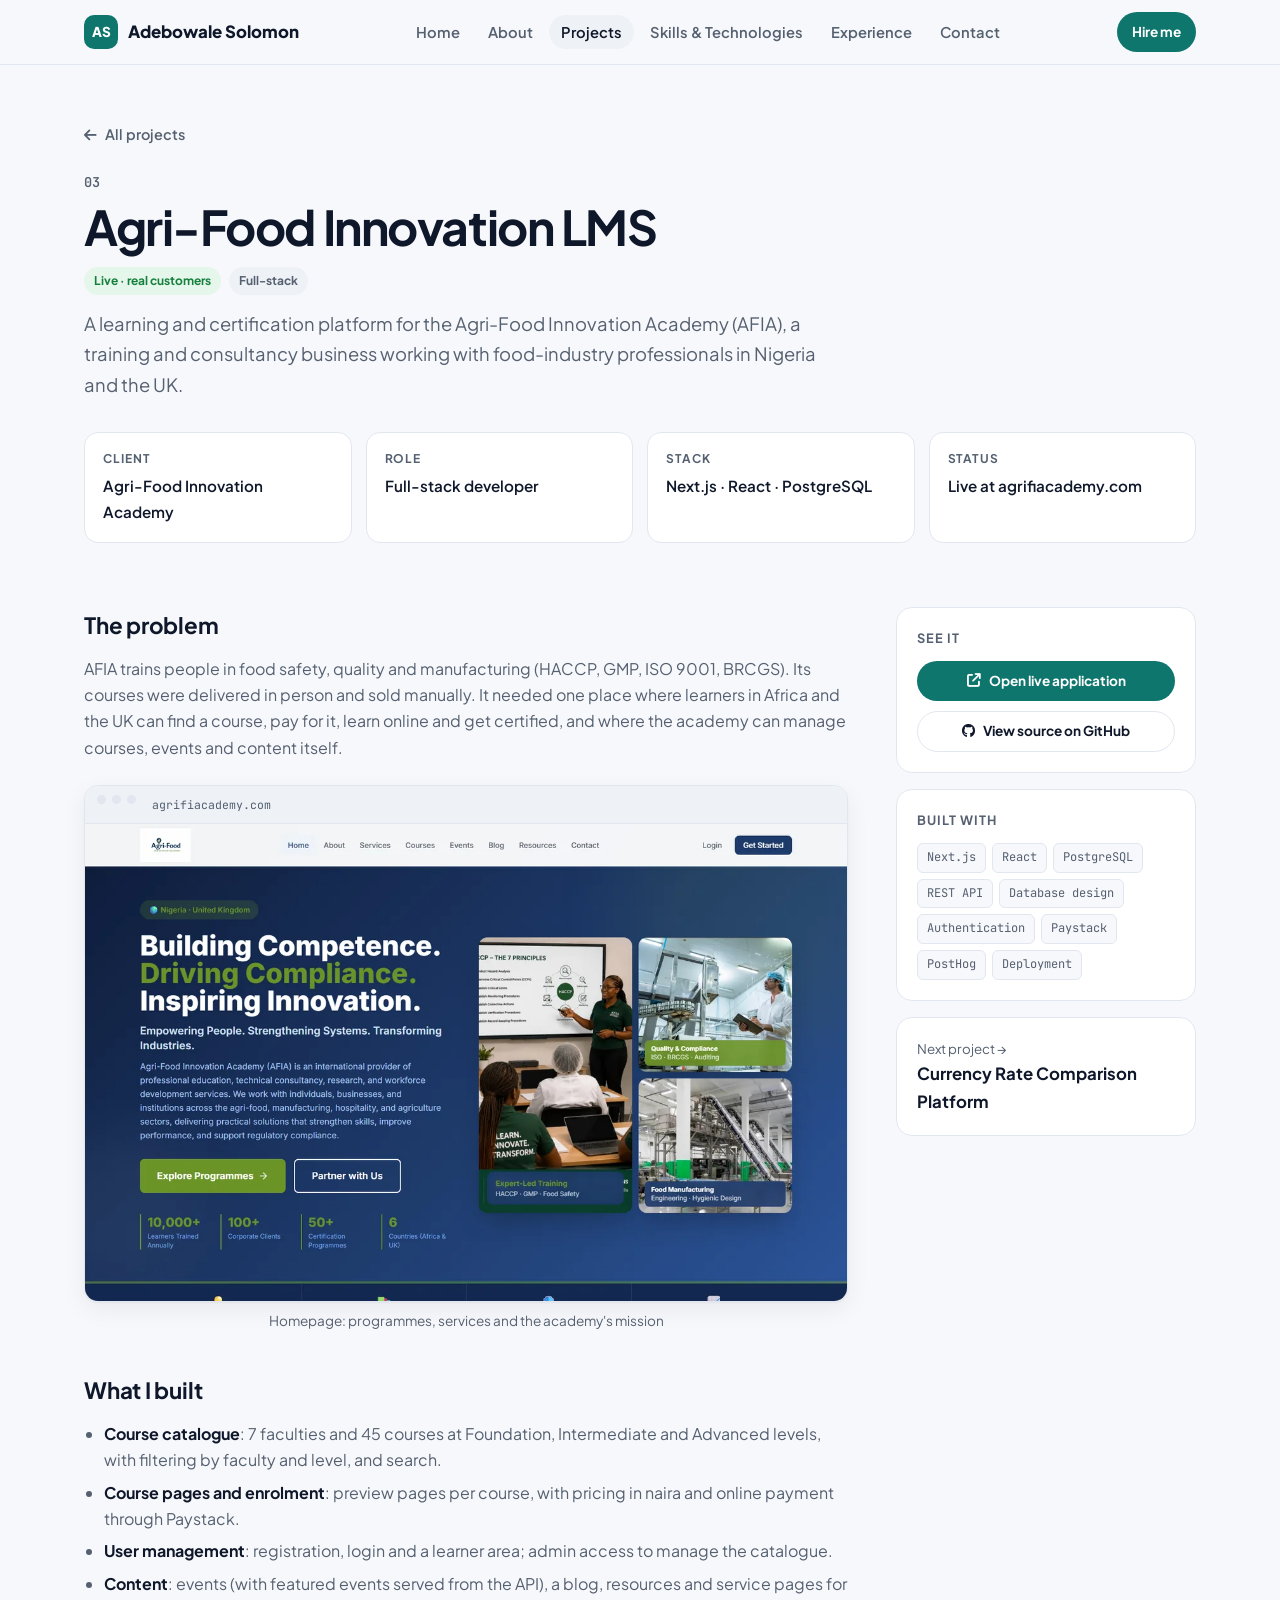
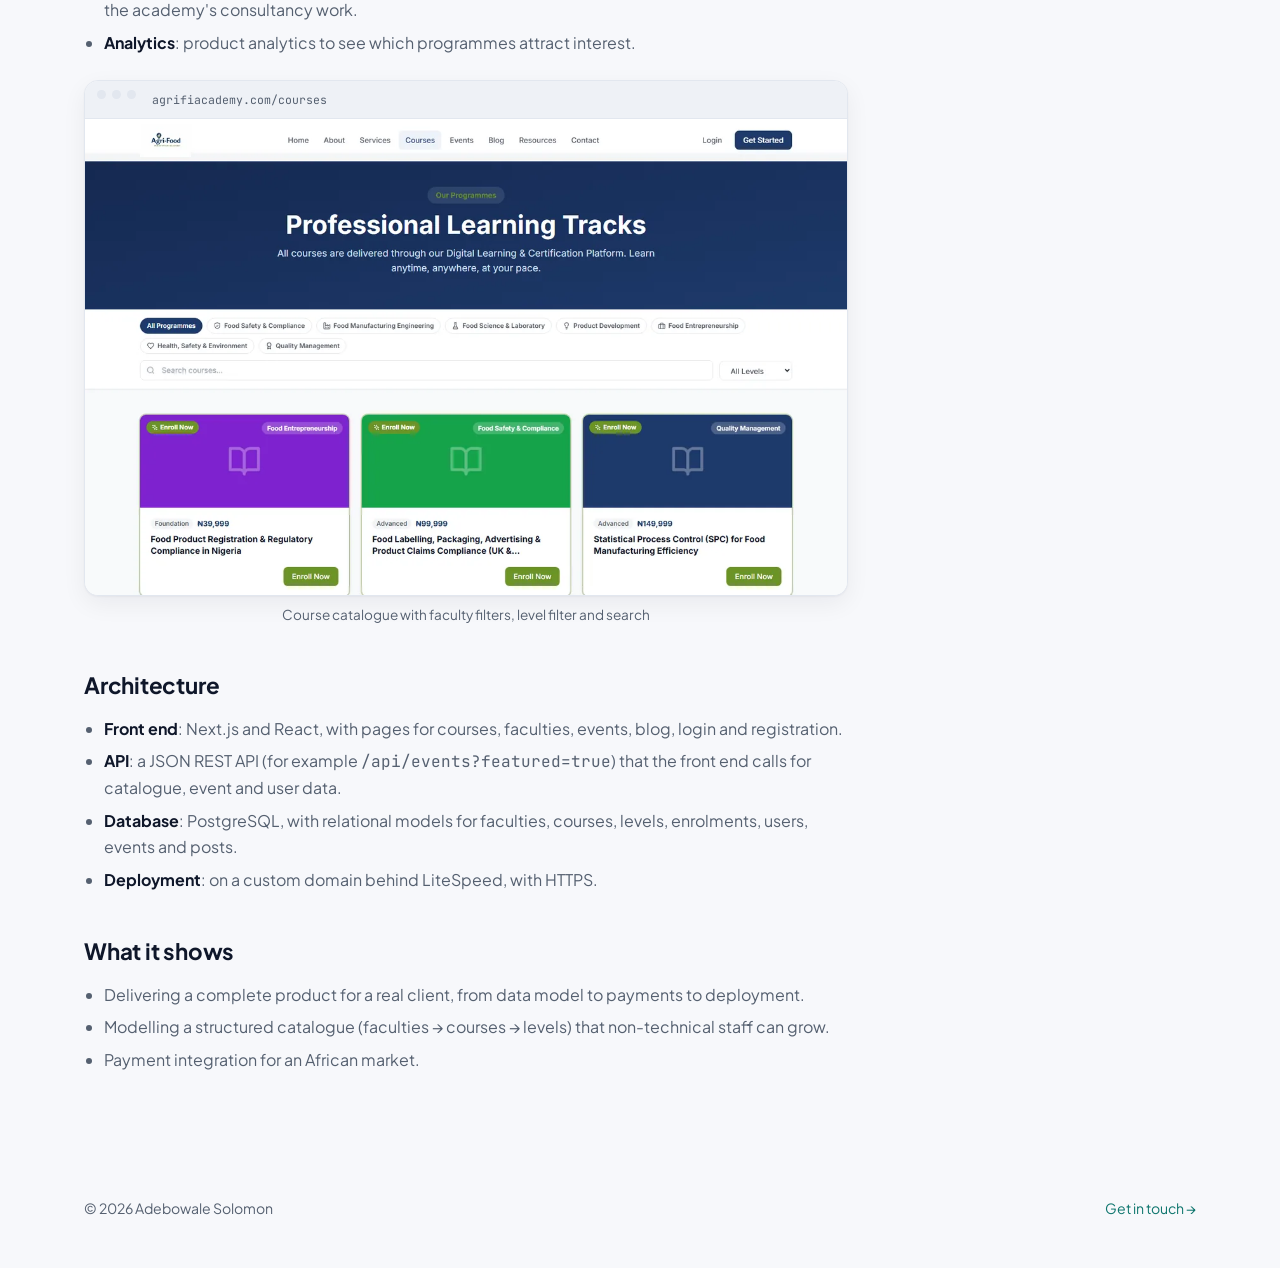
<file: projects/agri-food-lms.html>
<!DOCTYPE html>
<html lang="en">
<head>
    <meta charset="UTF-8">
    <meta name="viewport" content="width=device-width, initial-scale=1.0">
    <title>Agri-Food Innovation LMS · Adebowale Solomon</title>
    <meta name="description" content="A learning and certification platform for the Agri-Food Innovation Academy (AFIA), a training and consultancy business working with food-industry professionals in Nigeria and the UK.">
    <link rel="preconnect" href="https://fonts.googleapis.com">
    <link rel="preconnect" href="https://fonts.gstatic.com" crossorigin>
    <link href="https://fonts.googleapis.com/css2?family=JetBrains+Mono:wght@500;600&family=Plus+Jakarta+Sans:wght@400;500;600;700;800&display=swap" rel="stylesheet">
    <link rel="stylesheet" href="https://cdnjs.cloudflare.com/ajax/libs/font-awesome/6.4.0/css/all.min.css">
    <link rel="stylesheet" href="../style.css?v=2">
</head>
<body>

<nav class="nav">
    <div class="container nav-inner">
        <a href="../index.html" class="logo"><span class="logo-mark">AS</span> Adebowale Solomon</a>
        <ul class="nav-links" id="navLinks">
            <li><a href="../index.html#home">Home</a></li>
            <li><a href="../index.html#about">About</a></li>
            <li><a href="../index.html#projects" class="active">Projects</a></li>
            <li><a href="../index.html#skills">Skills &amp; Technologies</a></li>
            <li><a href="../index.html#experience">Experience</a></li>
            <li><a href="../index.html#contact">Contact</a></li>
        </ul>
        <div class="nav-cta">
            <a href="../index.html#contact" class="btn btn-primary btn-sm">Hire me</a>
            <button class="menu-btn" id="menuBtn" aria-label="Open menu"><i class="fas fa-bars"></i></button>
        </div>
    </div>
</nav>

<header class="case-hero">
    <div class="container">
        <a href="../index.html#projects" class="back"><i class="fas fa-arrow-left"></i> All projects</a>
        <div class="project-num">03</div>
        <h1>Agri-Food Innovation LMS</h1>
        <div class="badges"><span class="badge live">Live · real customers</span><span class="badge">Full-stack</span></div>
        <p class="lead">A learning and certification platform for the Agri-Food Innovation Academy (AFIA), a training and consultancy business working with food-industry professionals in Nigeria and the UK.</p>
        <div class="case-meta"><div><b>Client</b><span>Agri-Food Innovation Academy</span></div><div><b>Role</b><span>Full-stack developer</span></div><div><b>Stack</b><span>Next.js · React · PostgreSQL</span></div><div><b>Status</b><span>Live at agrifiacademy.com</span></div></div>
    </div>
</header>

<div class="container case-body">
    <article>
            <h2>The problem</h2>
            <p>AFIA trains people in food safety, quality and manufacturing (HACCP, GMP, ISO 9001, BRCGS). Its courses were delivered in person and sold manually. It needed one place where learners in Africa and the UK can find a course, pay for it, learn online and get certified, and where the academy can manage courses, events and content itself.</p>

            <figure>
                <div class="frame">
                    <div class="frame-bar"><i></i><i></i><i></i><span class="url">agrifiacademy.com</span></div>
                    <picture><source srcset="../images/agrifi-home.webp" type="image/webp"><img src="../images/agrifi-home.jpg" alt="Homepage: programmes, services and the academy's mission" width="1200" height="750" loading="lazy"></picture>
                </div>
                <figcaption>Homepage: programmes, services and the academy's mission</figcaption>
            </figure>

            <h2>What I built</h2>
            <ul>
                <li><b>Course catalogue</b>: 7 faculties and 45 courses at Foundation, Intermediate and Advanced levels, with filtering by faculty and level, and search.</li>
                <li><b>Course pages and enrolment</b>: preview pages per course, with pricing in naira and online payment through Paystack.</li>
                <li><b>User management</b>: registration, login and a learner area; admin access to manage the catalogue.</li>
                <li><b>Content</b>: events (with featured events served from the API), a blog, resources and service pages for the academy's consultancy work.</li>
                <li><b>Analytics</b>: product analytics to see which programmes attract interest.</li>
            </ul>

            <figure>
                <div class="frame">
                    <div class="frame-bar"><i></i><i></i><i></i><span class="url">agrifiacademy.com/courses</span></div>
                    <picture><source srcset="../images/agrifi-courses.webp" type="image/webp"><img src="../images/agrifi-courses.jpg" alt="Course catalogue with faculty filters, level filter and search" width="1200" height="750" loading="lazy"></picture>
                </div>
                <figcaption>Course catalogue with faculty filters, level filter and search</figcaption>
            </figure>

            <h2>Architecture</h2>
            <ul>
                <li><b>Front end</b>: Next.js and React, with pages for courses, faculties, events, blog, login and registration.</li>
                <li><b>API</b>: a JSON REST API (for example <span class="mono">/api/events?featured=true</span>) that the front end calls for catalogue, event and user data.</li>
                <li><b>Database</b>: PostgreSQL, with relational models for faculties, courses, levels, enrolments, users, events and posts.</li>
                <li><b>Deployment</b>: on a custom domain behind LiteSpeed, with HTTPS.</li>
            </ul>

            <h2>What it shows</h2>
            <ul>
                <li>Delivering a complete product for a real client, from data model to payments to deployment.</li>
                <li>Modelling a structured catalogue (faculties → courses → levels) that non-technical staff can grow.</li>
                <li>Payment integration for an African market.</li>
            </ul>
    </article>

    <aside class="aside">
        <div class="box">
            <h4>See it</h4>
            <div class="links">
                <a href="https://agrifiacademy.com/" target="_blank" rel="noopener" class="btn btn-primary btn-sm"><i class="fas fa-arrow-up-right-from-square"></i> Open live application</a>
                <a href="https://github.com/Adebowale-123/agri-food-academy" target="_blank" rel="noopener" class="btn btn-ghost btn-sm"><i class="fab fa-github"></i> View source on GitHub</a>
            </div>
        </div>
        <div class="box">
            <h4>Built with</h4>
            <div class="tags" style="margin:0"><span class="tag">Next.js</span><span class="tag">React</span><span class="tag">PostgreSQL</span><span class="tag">REST API</span><span class="tag">Database design</span><span class="tag">Authentication</span><span class="tag">Paystack</span><span class="tag">PostHog</span><span class="tag">Deployment</span></div>
        </div>
        <a class="next-project" href="fx-compare.html"><small>Next project →</small><b>Currency Rate Comparison Platform</b></a>
    </aside>
</div>

<footer>
    <div class="container footer-inner">
        <span>© <span id="year">2026</span> Adebowale Solomon</span>
        <a href="../index.html#contact">Get in touch →</a>
    </div>
</footer>

<script src="../script.js?v=1"></script>
</body>
</html>
</file>
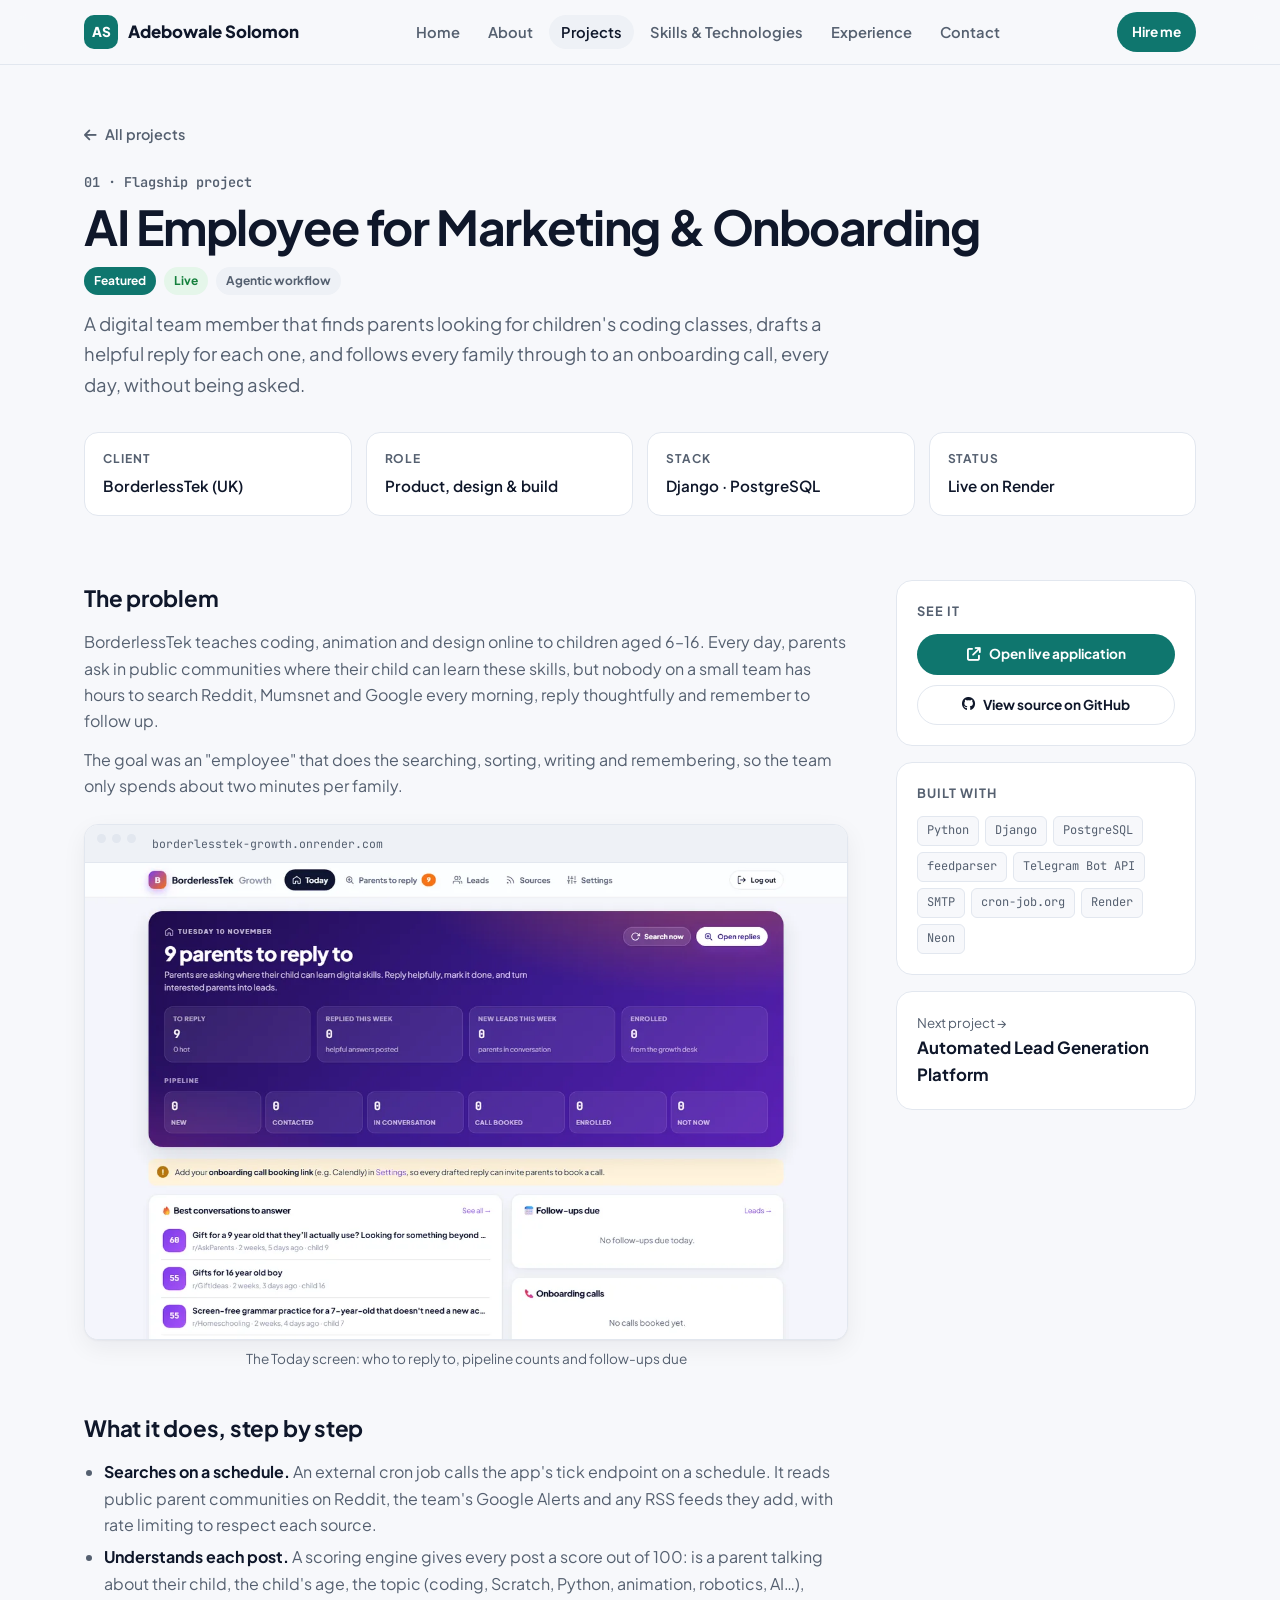
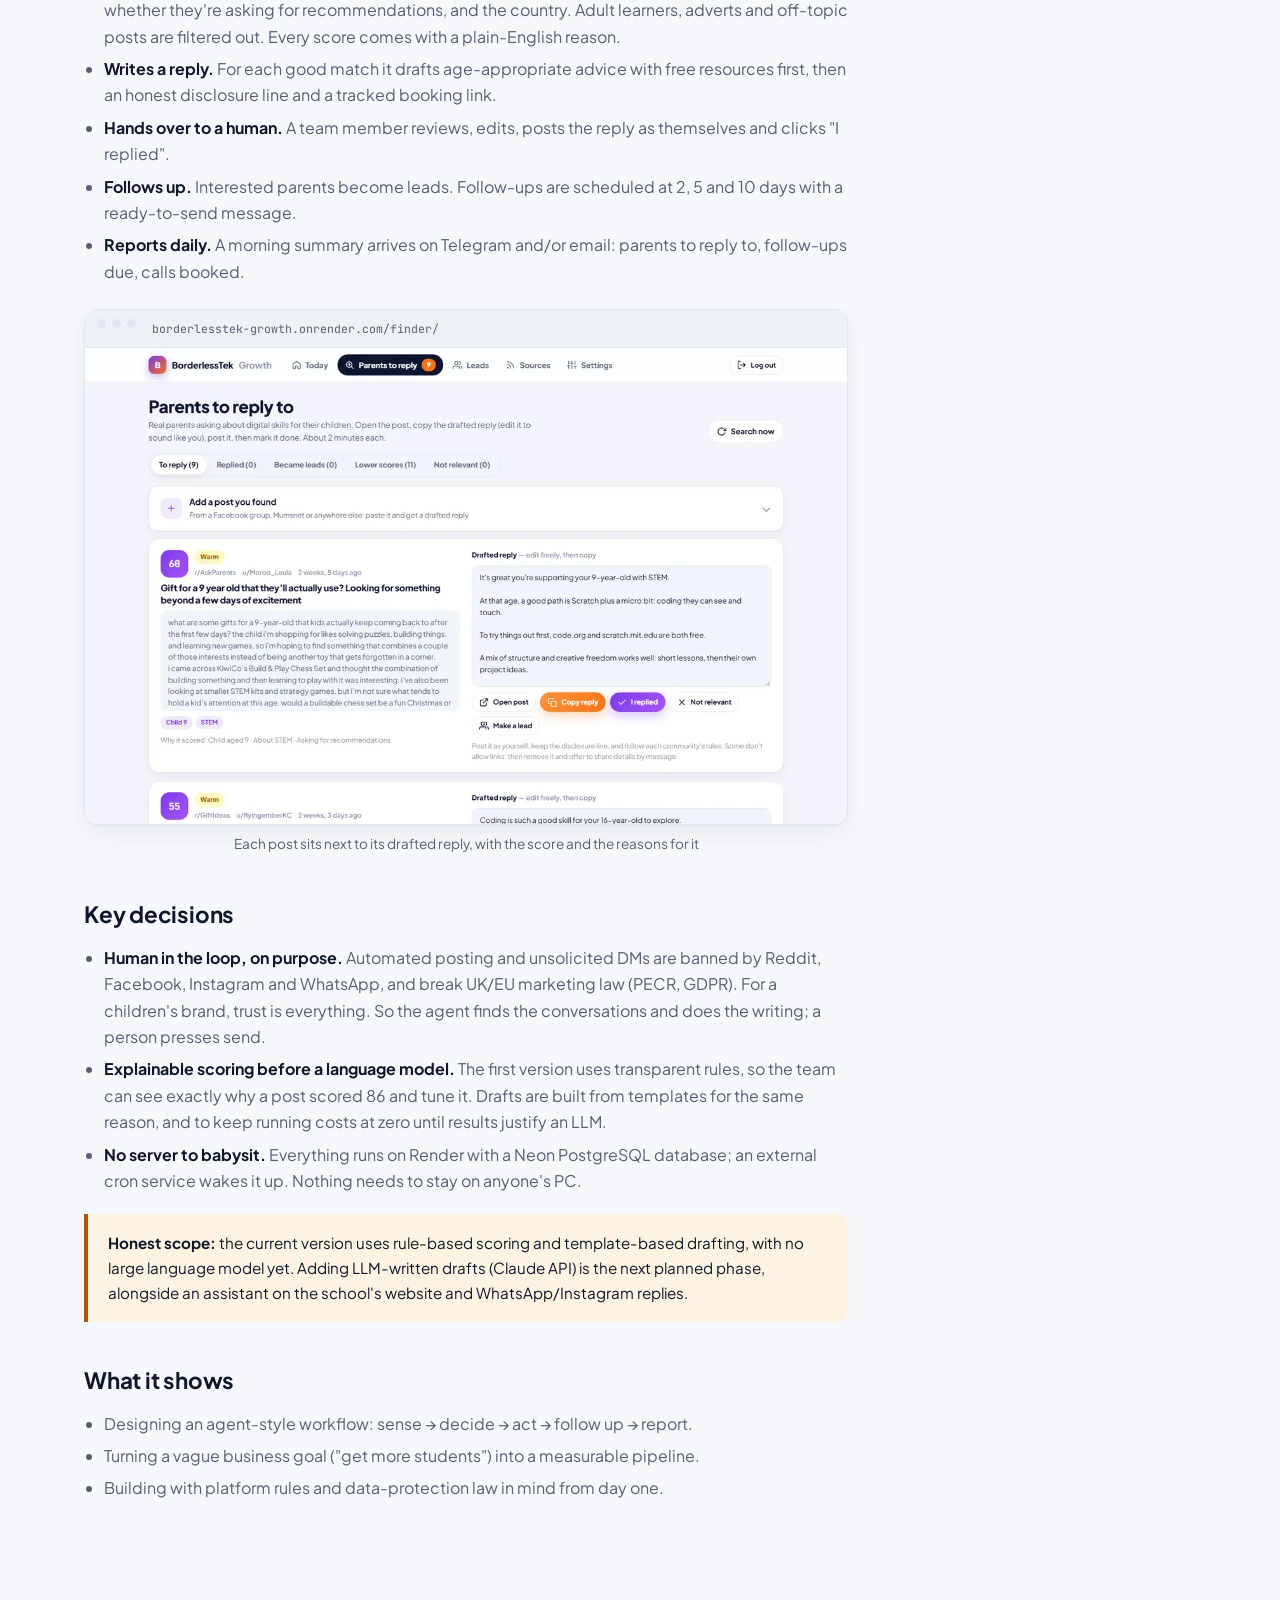
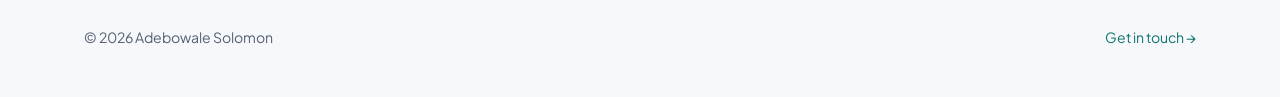
<file: projects/ai-employee.html>
<!DOCTYPE html>
<html lang="en">
<head>
    <meta charset="UTF-8">
    <meta name="viewport" content="width=device-width, initial-scale=1.0">
    <title>AI Employee for Marketing & Onboarding · Adebowale Solomon</title>
    <meta name="description" content="A digital team member that finds parents looking for children's coding classes, drafts a helpful reply for each one, and follows every family through to an onboarding call, every day, without being asked.">
    <link rel="preconnect" href="https://fonts.googleapis.com">
    <link rel="preconnect" href="https://fonts.gstatic.com" crossorigin>
    <link href="https://fonts.googleapis.com/css2?family=JetBrains+Mono:wght@500;600&family=Plus+Jakarta+Sans:wght@400;500;600;700;800&display=swap" rel="stylesheet">
    <link rel="stylesheet" href="https://cdnjs.cloudflare.com/ajax/libs/font-awesome/6.4.0/css/all.min.css">
    <link rel="stylesheet" href="../style.css?v=2">
</head>
<body>

<nav class="nav">
    <div class="container nav-inner">
        <a href="../index.html" class="logo"><span class="logo-mark">AS</span> Adebowale Solomon</a>
        <ul class="nav-links" id="navLinks">
            <li><a href="../index.html#home">Home</a></li>
            <li><a href="../index.html#about">About</a></li>
            <li><a href="../index.html#projects" class="active">Projects</a></li>
            <li><a href="../index.html#skills">Skills &amp; Technologies</a></li>
            <li><a href="../index.html#experience">Experience</a></li>
            <li><a href="../index.html#contact">Contact</a></li>
        </ul>
        <div class="nav-cta">
            <a href="../index.html#contact" class="btn btn-primary btn-sm">Hire me</a>
            <button class="menu-btn" id="menuBtn" aria-label="Open menu"><i class="fas fa-bars"></i></button>
        </div>
    </div>
</nav>

<header class="case-hero">
    <div class="container">
        <a href="../index.html#projects" class="back"><i class="fas fa-arrow-left"></i> All projects</a>
        <div class="project-num">01 · Flagship project</div>
        <h1>AI Employee for Marketing &amp; Onboarding</h1>
        <div class="badges"><span class="badge flag">Featured</span><span class="badge live">Live</span><span class="badge">Agentic workflow</span></div>
        <p class="lead">A digital team member that finds parents looking for children's coding classes, drafts a helpful reply for each one, and follows every family through to an onboarding call, every day, without being asked.</p>
        <div class="case-meta"><div><b>Client</b><span>BorderlessTek (UK)</span></div><div><b>Role</b><span>Product, design &amp; build</span></div><div><b>Stack</b><span>Django · PostgreSQL</span></div><div><b>Status</b><span>Live on Render</span></div></div>
    </div>
</header>

<div class="container case-body">
    <article>
            <h2>The problem</h2>
            <p>BorderlessTek teaches coding, animation and design online to children aged 6–16. Every day, parents ask in public communities where their child can learn these skills, but nobody on a small team has hours to search Reddit, Mumsnet and Google every morning, reply thoughtfully and remember to follow up.</p>
            <p>The goal was an "employee" that does the searching, sorting, writing and remembering, so the team only spends about two minutes per family.</p>

            <figure>
                <div class="frame">
                    <div class="frame-bar"><i></i><i></i><i></i><span class="url">borderlesstek-growth.onrender.com</span></div>
                    <picture><source srcset="../images/borderlesstek-today.webp" type="image/webp"><img src="../images/borderlesstek-today.jpg" alt="The Today screen: who to reply to, pipeline counts and follow-ups due" width="1200" height="750" loading="lazy"></picture>
                </div>
                <figcaption>The Today screen: who to reply to, pipeline counts and follow-ups due</figcaption>
            </figure>

            <h2>What it does, step by step</h2>
            <ul>
                <li><b>Searches on a schedule.</b> An external cron job calls the app's tick endpoint on a schedule. It reads public parent communities on Reddit, the team's Google Alerts and any RSS feeds they add, with rate limiting to respect each source.</li>
                <li><b>Understands each post.</b> A scoring engine gives every post a score out of 100: is a parent talking about their child, the child's age, the topic (coding, Scratch, Python, animation, robotics, AI…), whether they're asking for recommendations, and the country. Adult learners, adverts and off-topic posts are filtered out. Every score comes with a plain-English reason.</li>
                <li><b>Writes a reply.</b> For each good match it drafts age-appropriate advice with free resources first, then an honest disclosure line and a tracked booking link.</li>
                <li><b>Hands over to a human.</b> A team member reviews, edits, posts the reply as themselves and clicks "I replied".</li>
                <li><b>Follows up.</b> Interested parents become leads. Follow-ups are scheduled at 2, 5 and 10 days with a ready-to-send message.</li>
                <li><b>Reports daily.</b> A morning summary arrives on Telegram and/or email: parents to reply to, follow-ups due, calls booked.</li>
            </ul>

            <figure>
                <div class="frame">
                    <div class="frame-bar"><i></i><i></i><i></i><span class="url">borderlesstek-growth.onrender.com/finder/</span></div>
                    <picture><source srcset="../images/borderlesstek-replies.webp" type="image/webp"><img src="../images/borderlesstek-replies.jpg" alt="Each post sits next to its drafted reply, with the score and the reasons for it" width="1200" height="750" loading="lazy"></picture>
                </div>
                <figcaption>Each post sits next to its drafted reply, with the score and the reasons for it</figcaption>
            </figure>

            <h2>Key decisions</h2>
            <ul>
                <li><b>Human in the loop, on purpose.</b> Automated posting and unsolicited DMs are banned by Reddit, Facebook, Instagram and WhatsApp, and break UK/EU marketing law (PECR, GDPR). For a children's brand, trust is everything. So the agent finds the conversations and does the writing; a person presses send.</li>
                <li><b>Explainable scoring before a language model.</b> The first version uses transparent rules, so the team can see exactly why a post scored 86 and tune it. Drafts are built from templates for the same reason, and to keep running costs at zero until results justify an LLM.</li>
                <li><b>No server to babysit.</b> Everything runs on Render with a Neon PostgreSQL database; an external cron service wakes it up. Nothing needs to stay on anyone's PC.</li>
            </ul>
            <div class="callout"><p><b>Honest scope:</b> the current version uses rule-based scoring and template-based drafting, with no large language model yet. Adding LLM-written drafts (Claude API) is the next planned phase, alongside an assistant on the school's website and WhatsApp/Instagram replies.</p></div>

            <h2>What it shows</h2>
            <ul>
                <li>Designing an agent-style workflow: sense → decide → act → follow up → report.</li>
                <li>Turning a vague business goal ("get more students") into a measurable pipeline.</li>
                <li>Building with platform rules and data-protection law in mind from day one.</li>
            </ul>
    </article>

    <aside class="aside">
        <div class="box">
            <h4>See it</h4>
            <div class="links">
                <a href="https://borderlesstek-growth.onrender.com" target="_blank" rel="noopener" class="btn btn-primary btn-sm"><i class="fas fa-arrow-up-right-from-square"></i> Open live application</a>
                <a href="https://github.com/Adebowale-123/BorderlessTek-Growth" target="_blank" rel="noopener" class="btn btn-ghost btn-sm"><i class="fab fa-github"></i> View source on GitHub</a>
            </div>
        </div>
        <div class="box">
            <h4>Built with</h4>
            <div class="tags" style="margin:0"><span class="tag">Python</span><span class="tag">Django</span><span class="tag">PostgreSQL</span><span class="tag">feedparser</span><span class="tag">Telegram Bot API</span><span class="tag">SMTP</span><span class="tag">cron-job.org</span><span class="tag">Render</span><span class="tag">Neon</span></div>
        </div>
        <a class="next-project" href="lead-generation.html"><small>Next project →</small><b>Automated Lead Generation Platform</b></a>
    </aside>
</div>

<footer>
    <div class="container footer-inner">
        <span>© <span id="year">2026</span> Adebowale Solomon</span>
        <a href="../index.html#contact">Get in touch →</a>
    </div>
</footer>

<script src="../script.js?v=1"></script>
</body>
</html>
</file>
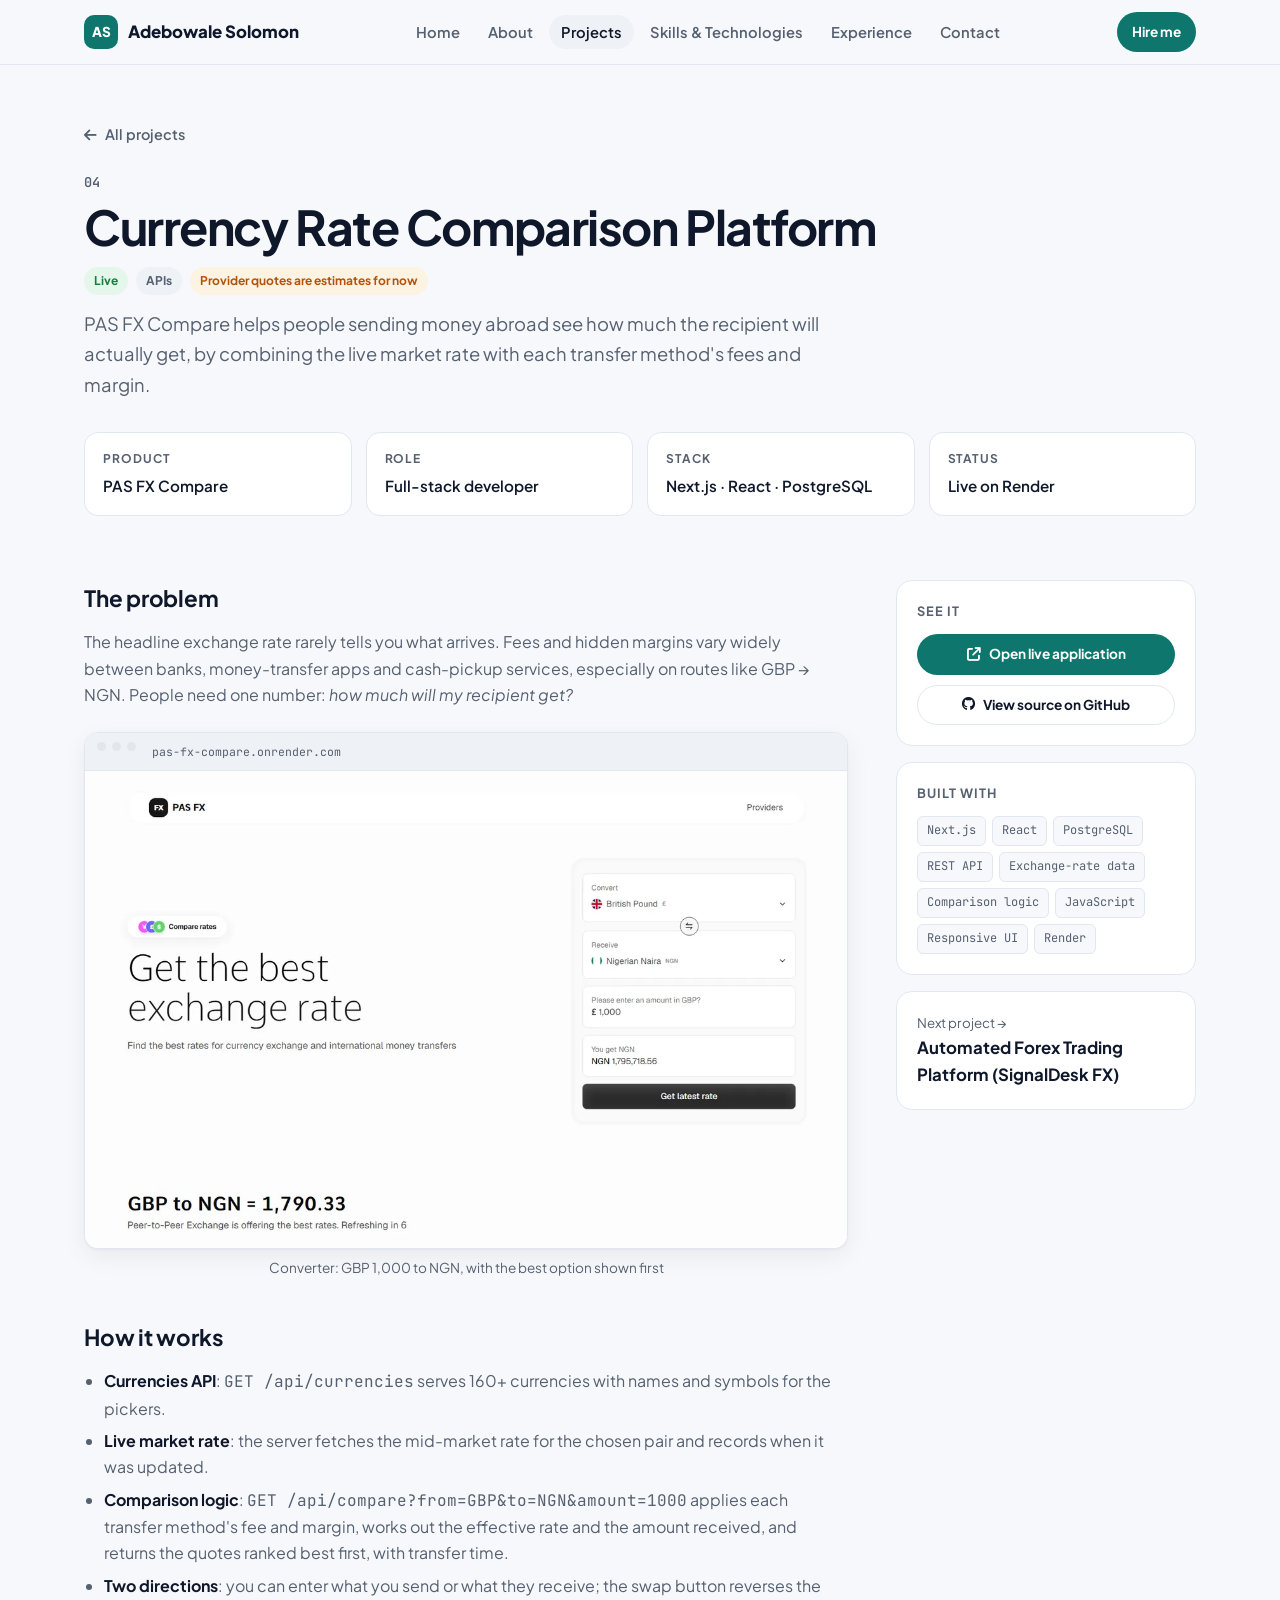
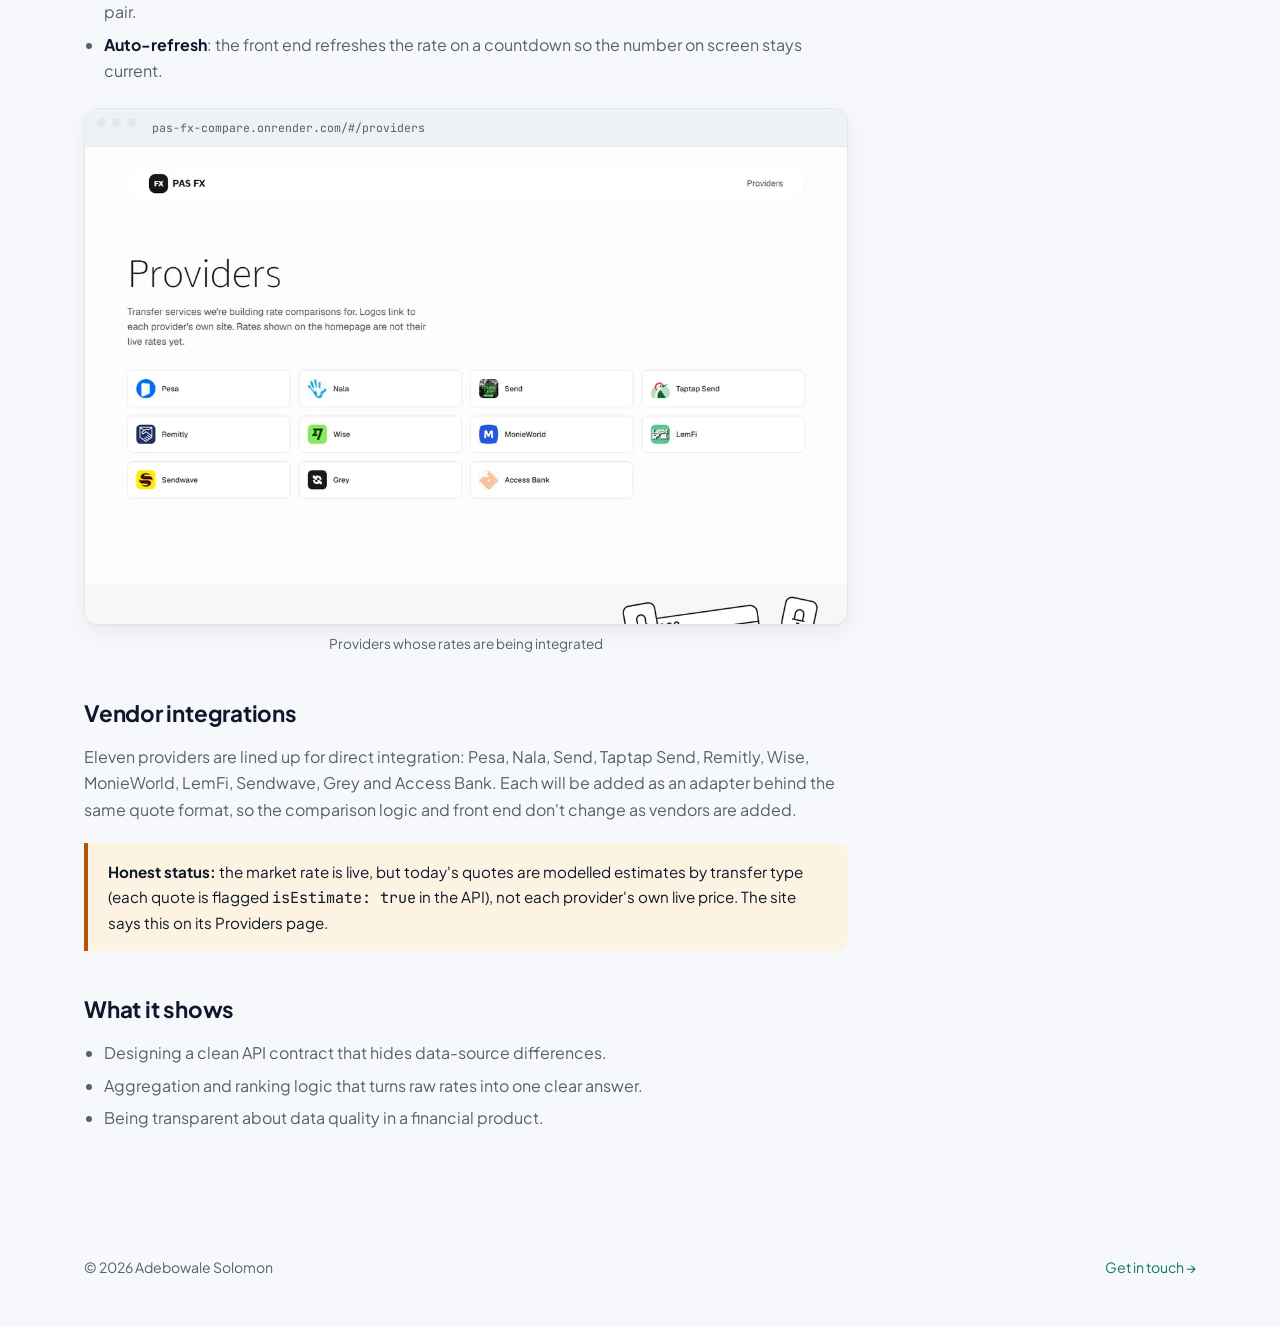
<file: projects/fx-compare.html>
<!DOCTYPE html>
<html lang="en">
<head>
    <meta charset="UTF-8">
    <meta name="viewport" content="width=device-width, initial-scale=1.0">
    <title>Currency Rate Comparison Platform · Adebowale Solomon</title>
    <meta name="description" content="PAS FX Compare helps people sending money abroad see how much the recipient will actually get, by combining the live market rate with each transfer method's fees and margin.">
    <link rel="preconnect" href="https://fonts.googleapis.com">
    <link rel="preconnect" href="https://fonts.gstatic.com" crossorigin>
    <link href="https://fonts.googleapis.com/css2?family=JetBrains+Mono:wght@500;600&family=Plus+Jakarta+Sans:wght@400;500;600;700;800&display=swap" rel="stylesheet">
    <link rel="stylesheet" href="https://cdnjs.cloudflare.com/ajax/libs/font-awesome/6.4.0/css/all.min.css">
    <link rel="stylesheet" href="../style.css?v=2">
</head>
<body>

<nav class="nav">
    <div class="container nav-inner">
        <a href="../index.html" class="logo"><span class="logo-mark">AS</span> Adebowale Solomon</a>
        <ul class="nav-links" id="navLinks">
            <li><a href="../index.html#home">Home</a></li>
            <li><a href="../index.html#about">About</a></li>
            <li><a href="../index.html#projects" class="active">Projects</a></li>
            <li><a href="../index.html#skills">Skills &amp; Technologies</a></li>
            <li><a href="../index.html#experience">Experience</a></li>
            <li><a href="../index.html#contact">Contact</a></li>
        </ul>
        <div class="nav-cta">
            <a href="../index.html#contact" class="btn btn-primary btn-sm">Hire me</a>
            <button class="menu-btn" id="menuBtn" aria-label="Open menu"><i class="fas fa-bars"></i></button>
        </div>
    </div>
</nav>

<header class="case-hero">
    <div class="container">
        <a href="../index.html#projects" class="back"><i class="fas fa-arrow-left"></i> All projects</a>
        <div class="project-num">04</div>
        <h1>Currency Rate Comparison Platform</h1>
        <div class="badges"><span class="badge live">Live</span><span class="badge">APIs</span><span class="badge note">Provider quotes are estimates for now</span></div>
        <p class="lead">PAS FX Compare helps people sending money abroad see how much the recipient will actually get, by combining the live market rate with each transfer method's fees and margin.</p>
        <div class="case-meta"><div><b>Product</b><span>PAS FX Compare</span></div><div><b>Role</b><span>Full-stack developer</span></div><div><b>Stack</b><span>Next.js · React · PostgreSQL</span></div><div><b>Status</b><span>Live on Render</span></div></div>
    </div>
</header>

<div class="container case-body">
    <article>
            <h2>The problem</h2>
            <p>The headline exchange rate rarely tells you what arrives. Fees and hidden margins vary widely between banks, money-transfer apps and cash-pickup services, especially on routes like GBP → NGN. People need one number: <i>how much will my recipient get?</i></p>

            <figure>
                <div class="frame">
                    <div class="frame-bar"><i></i><i></i><i></i><span class="url">pas-fx-compare.onrender.com</span></div>
                    <picture><source srcset="../images/pasfx-home.webp" type="image/webp"><img src="../images/pasfx-home.jpg" alt="Converter: GBP 1,000 to NGN, with the best option shown first" width="1200" height="750" loading="lazy"></picture>
                </div>
                <figcaption>Converter: GBP 1,000 to NGN, with the best option shown first</figcaption>
            </figure>

            <h2>How it works</h2>
            <ul>
                <li><b>Currencies API</b>: <span class="mono">GET /api/currencies</span> serves 160+ currencies with names and symbols for the pickers.</li>
                <li><b>Live market rate</b>: the server fetches the mid-market rate for the chosen pair and records when it was updated.</li>
                <li><b>Comparison logic</b>: <span class="mono">GET /api/compare?from=GBP&amp;to=NGN&amp;amount=1000</span> applies each transfer method's fee and margin, works out the effective rate and the amount received, and returns the quotes ranked best first, with transfer time.</li>
                <li><b>Two directions</b>: you can enter what you send or what they receive; the swap button reverses the pair.</li>
                <li><b>Auto-refresh</b>: the front end refreshes the rate on a countdown so the number on screen stays current.</li>
            </ul>

            <figure>
                <div class="frame">
                    <div class="frame-bar"><i></i><i></i><i></i><span class="url">pas-fx-compare.onrender.com/#/providers</span></div>
                    <picture><source srcset="../images/pasfx-providers.webp" type="image/webp"><img src="../images/pasfx-providers.jpg" alt="Providers whose rates are being integrated" width="1200" height="750" loading="lazy"></picture>
                </div>
                <figcaption>Providers whose rates are being integrated</figcaption>
            </figure>

            <h2>Vendor integrations</h2>
            <p>Eleven providers are lined up for direct integration: Pesa, Nala, Send, Taptap Send, Remitly, Wise, MonieWorld, LemFi, Sendwave, Grey and Access Bank. Each will be added as an adapter behind the same quote format, so the comparison logic and front end don't change as vendors are added.</p>
            <div class="callout"><p><b>Honest status:</b> the market rate is live, but today's quotes are modelled estimates by transfer type (each quote is flagged <span class='mono'>isEstimate: true</span> in the API), not each provider's own live price. The site says this on its Providers page.</p></div>

            <h2>What it shows</h2>
            <ul>
                <li>Designing a clean API contract that hides data-source differences.</li>
                <li>Aggregation and ranking logic that turns raw rates into one clear answer.</li>
                <li>Being transparent about data quality in a financial product.</li>
            </ul>
    </article>

    <aside class="aside">
        <div class="box">
            <h4>See it</h4>
            <div class="links">
                <a href="https://pas-fx-compare.onrender.com/" target="_blank" rel="noopener" class="btn btn-primary btn-sm"><i class="fas fa-arrow-up-right-from-square"></i> Open live application</a>
                <a href="https://github.com/Adebowale-123/pas-fx-compare" target="_blank" rel="noopener" class="btn btn-ghost btn-sm"><i class="fab fa-github"></i> View source on GitHub</a>
            </div>
        </div>
        <div class="box">
            <h4>Built with</h4>
            <div class="tags" style="margin:0"><span class="tag">Next.js</span><span class="tag">React</span><span class="tag">PostgreSQL</span><span class="tag">REST API</span><span class="tag">Exchange-rate data</span><span class="tag">Comparison logic</span><span class="tag">JavaScript</span><span class="tag">Responsive UI</span><span class="tag">Render</span></div>
        </div>
        <a class="next-project" href="signaldesk.html"><small>Next project →</small><b>Automated Forex Trading Platform (SignalDesk FX)</b></a>
    </aside>
</div>

<footer>
    <div class="container footer-inner">
        <span>© <span id="year">2026</span> Adebowale Solomon</span>
        <a href="../index.html#contact">Get in touch →</a>
    </div>
</footer>

<script src="../script.js?v=1"></script>
</body>
</html>
</file>
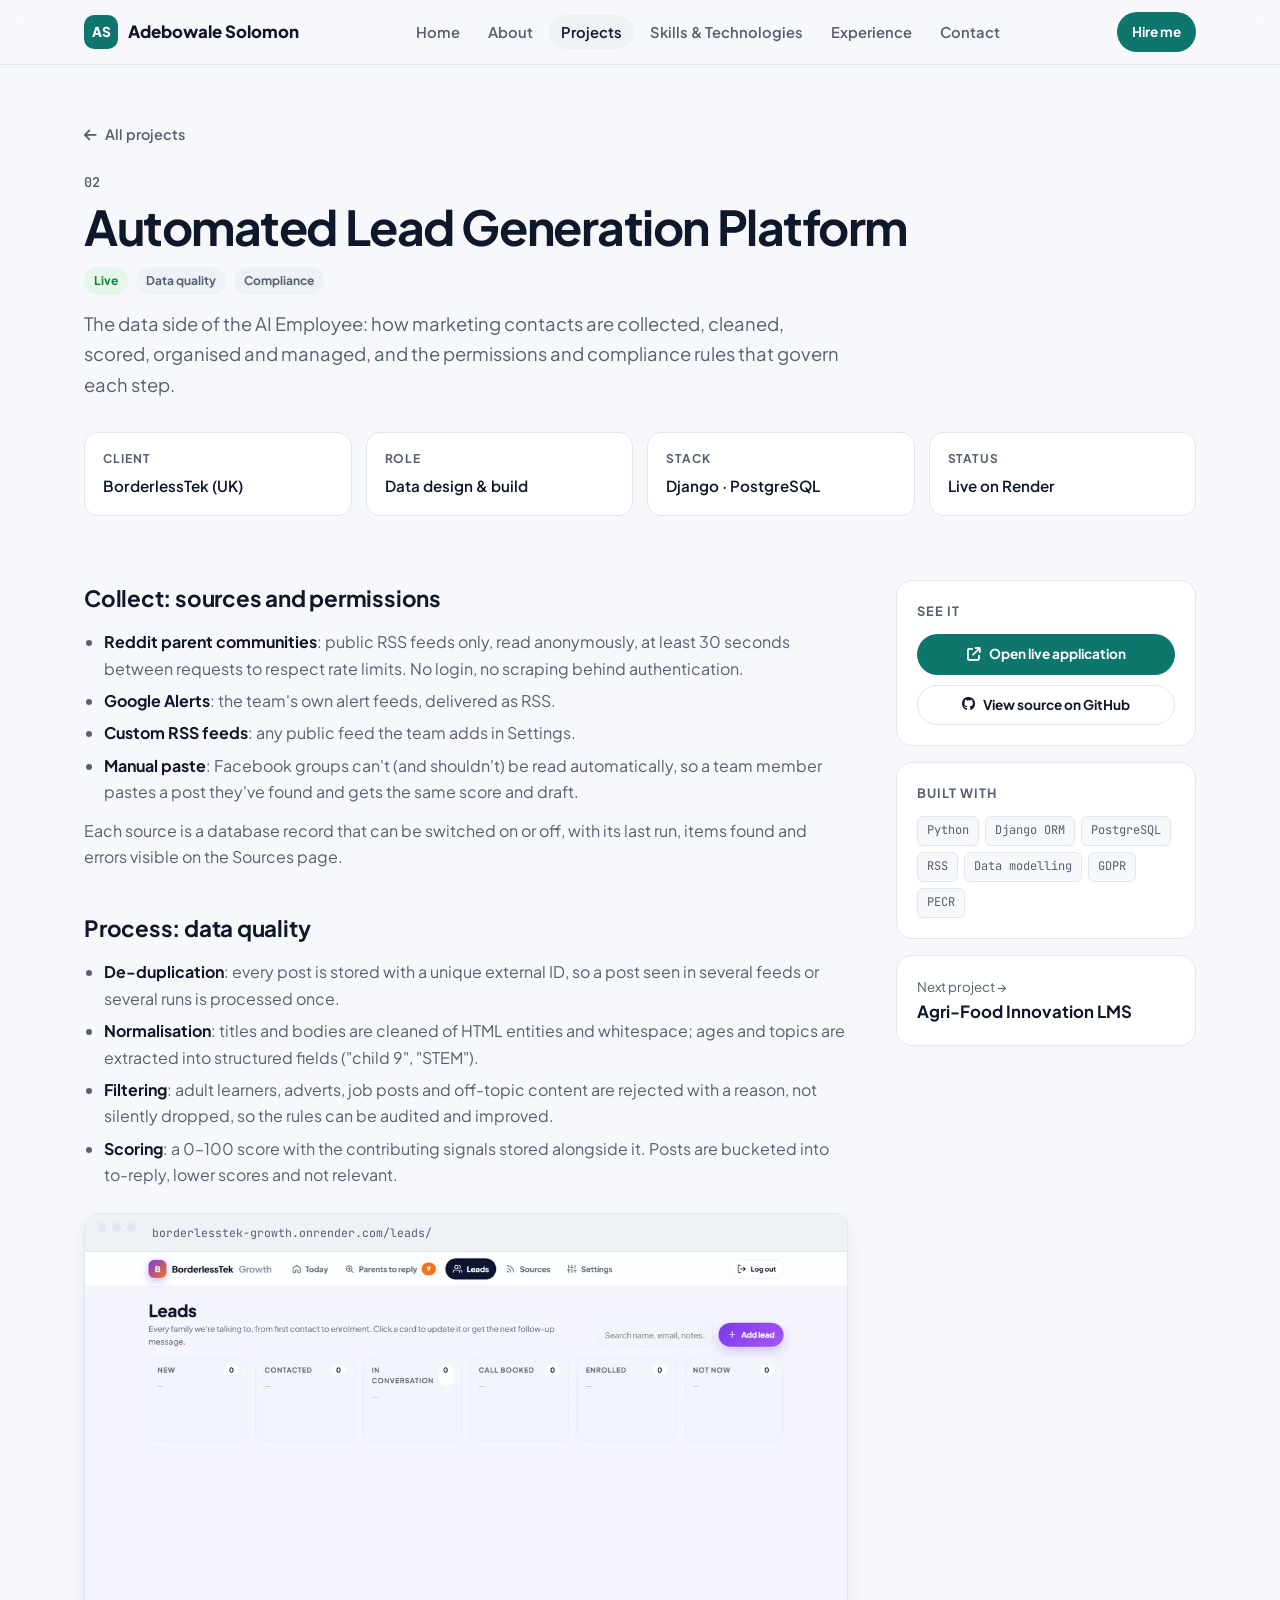
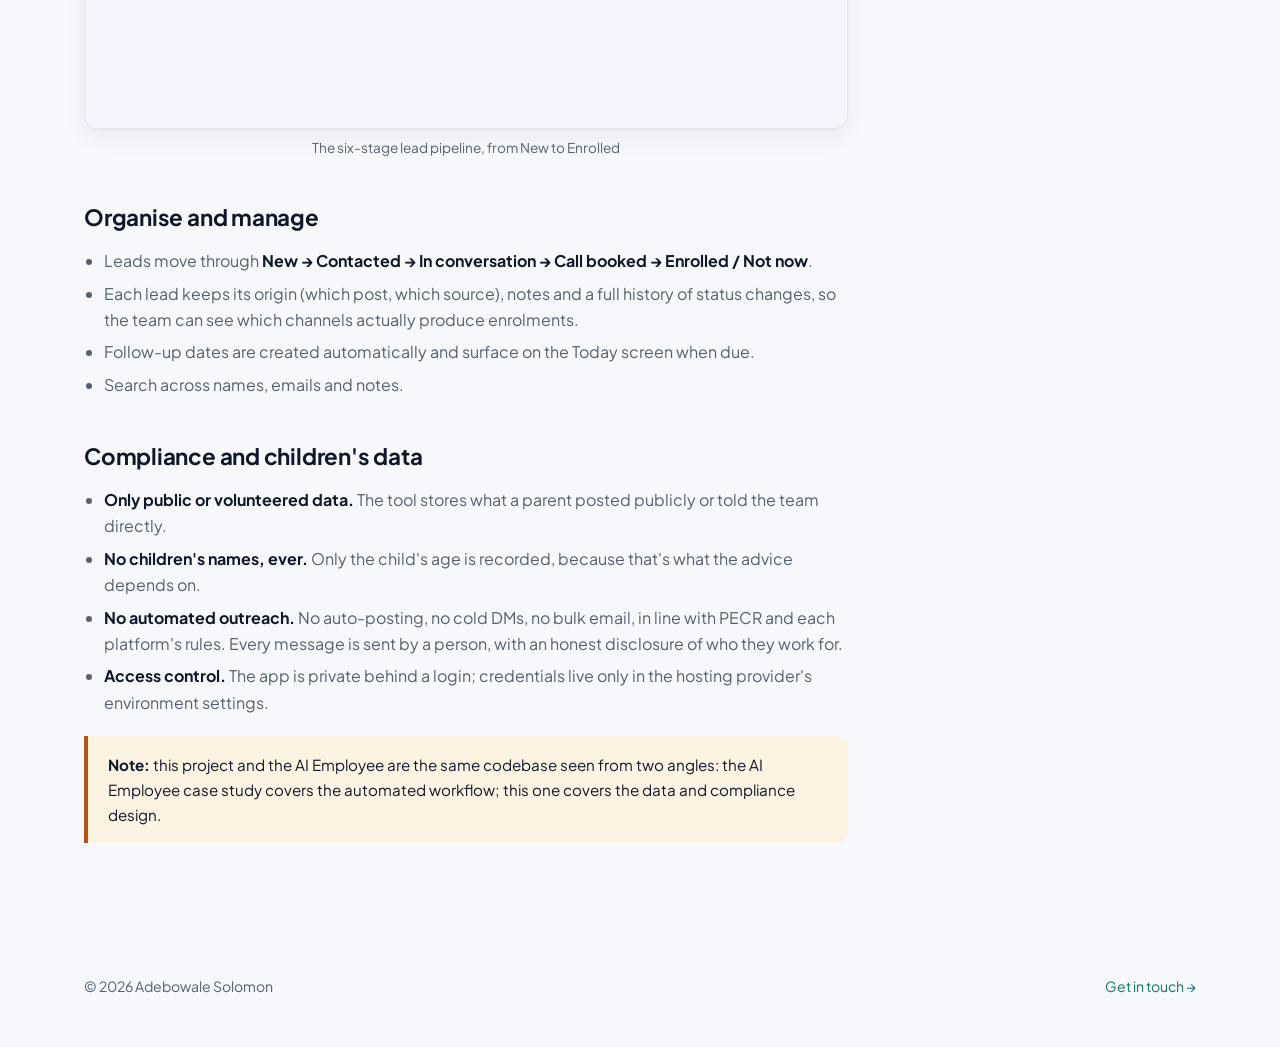
<file: projects/lead-generation.html>
<!DOCTYPE html>
<html lang="en">
<head>
    <meta charset="UTF-8">
    <meta name="viewport" content="width=device-width, initial-scale=1.0">
    <title>Automated Lead Generation Platform · Adebowale Solomon</title>
    <meta name="description" content="The data side of the AI Employee: how marketing contacts are collected, cleaned, scored, organised and managed, and the permissions and compliance rules that govern each step.">
    <link rel="preconnect" href="https://fonts.googleapis.com">
    <link rel="preconnect" href="https://fonts.gstatic.com" crossorigin>
    <link href="https://fonts.googleapis.com/css2?family=JetBrains+Mono:wght@500;600&family=Plus+Jakarta+Sans:wght@400;500;600;700;800&display=swap" rel="stylesheet">
    <link rel="stylesheet" href="https://cdnjs.cloudflare.com/ajax/libs/font-awesome/6.4.0/css/all.min.css">
    <link rel="stylesheet" href="../style.css?v=2">
</head>
<body>

<nav class="nav">
    <div class="container nav-inner">
        <a href="../index.html" class="logo"><span class="logo-mark">AS</span> Adebowale Solomon</a>
        <ul class="nav-links" id="navLinks">
            <li><a href="../index.html#home">Home</a></li>
            <li><a href="../index.html#about">About</a></li>
            <li><a href="../index.html#projects" class="active">Projects</a></li>
            <li><a href="../index.html#skills">Skills &amp; Technologies</a></li>
            <li><a href="../index.html#experience">Experience</a></li>
            <li><a href="../index.html#contact">Contact</a></li>
        </ul>
        <div class="nav-cta">
            <a href="../index.html#contact" class="btn btn-primary btn-sm">Hire me</a>
            <button class="menu-btn" id="menuBtn" aria-label="Open menu"><i class="fas fa-bars"></i></button>
        </div>
    </div>
</nav>

<header class="case-hero">
    <div class="container">
        <a href="../index.html#projects" class="back"><i class="fas fa-arrow-left"></i> All projects</a>
        <div class="project-num">02</div>
        <h1>Automated Lead Generation Platform</h1>
        <div class="badges"><span class="badge live">Live</span><span class="badge">Data quality</span><span class="badge">Compliance</span></div>
        <p class="lead">The data side of the AI Employee: how marketing contacts are collected, cleaned, scored, organised and managed, and the permissions and compliance rules that govern each step.</p>
        <div class="case-meta"><div><b>Client</b><span>BorderlessTek (UK)</span></div><div><b>Role</b><span>Data design &amp; build</span></div><div><b>Stack</b><span>Django · PostgreSQL</span></div><div><b>Status</b><span>Live on Render</span></div></div>
    </div>
</header>

<div class="container case-body">
    <article>
            <h2>Collect: sources and permissions</h2>
            <ul>
                <li><b>Reddit parent communities</b>: public RSS feeds only, read anonymously, at least 30 seconds between requests to respect rate limits. No login, no scraping behind authentication.</li>
                <li><b>Google Alerts</b>: the team's own alert feeds, delivered as RSS.</li>
                <li><b>Custom RSS feeds</b>: any public feed the team adds in Settings.</li>
                <li><b>Manual paste</b>: Facebook groups can't (and shouldn't) be read automatically, so a team member pastes a post they've found and gets the same score and draft.</li>
            </ul>
            <p>Each source is a database record that can be switched on or off, with its last run, items found and errors visible on the Sources page.</p>

            <h2>Process: data quality</h2>
            <ul>
                <li><b>De-duplication</b>: every post is stored with a unique external ID, so a post seen in several feeds or several runs is processed once.</li>
                <li><b>Normalisation</b>: titles and bodies are cleaned of HTML entities and whitespace; ages and topics are extracted into structured fields ("child 9", "STEM").</li>
                <li><b>Filtering</b>: adult learners, adverts, job posts and off-topic content are rejected with a reason, not silently dropped, so the rules can be audited and improved.</li>
                <li><b>Scoring</b>: a 0–100 score with the contributing signals stored alongside it. Posts are bucketed into to-reply, lower scores and not relevant.</li>
            </ul>

            <figure>
                <div class="frame">
                    <div class="frame-bar"><i></i><i></i><i></i><span class="url">borderlesstek-growth.onrender.com/leads/</span></div>
                    <picture><source srcset="../images/borderlesstek-pipeline.webp" type="image/webp"><img src="../images/borderlesstek-pipeline.jpg" alt="The six-stage lead pipeline, from New to Enrolled" width="1200" height="750" loading="lazy"></picture>
                </div>
                <figcaption>The six-stage lead pipeline, from New to Enrolled</figcaption>
            </figure>

            <h2>Organise and manage</h2>
            <ul>
                <li>Leads move through <b>New → Contacted → In conversation → Call booked → Enrolled / Not now</b>.</li>
                <li>Each lead keeps its origin (which post, which source), notes and a full history of status changes, so the team can see which channels actually produce enrolments.</li>
                <li>Follow-up dates are created automatically and surface on the Today screen when due.</li>
                <li>Search across names, emails and notes.</li>
            </ul>

            <h2>Compliance and children's data</h2>
            <ul>
                <li><b>Only public or volunteered data.</b> The tool stores what a parent posted publicly or told the team directly.</li>
                <li><b>No children's names, ever.</b> Only the child's age is recorded, because that's what the advice depends on.</li>
                <li><b>No automated outreach.</b> No auto-posting, no cold DMs, no bulk email, in line with PECR and each platform's rules. Every message is sent by a person, with an honest disclosure of who they work for.</li>
                <li><b>Access control.</b> The app is private behind a login; credentials live only in the hosting provider's environment settings.</li>
            </ul>
            <div class="callout"><p><b>Note:</b> this project and the AI Employee are the same codebase seen from two angles: the AI Employee case study covers the automated workflow; this one covers the data and compliance design.</p></div>
    </article>

    <aside class="aside">
        <div class="box">
            <h4>See it</h4>
            <div class="links">
                <a href="https://borderlesstek-growth.onrender.com" target="_blank" rel="noopener" class="btn btn-primary btn-sm"><i class="fas fa-arrow-up-right-from-square"></i> Open live application</a>
                <a href="https://github.com/Adebowale-123/BorderlessTek-Growth" target="_blank" rel="noopener" class="btn btn-ghost btn-sm"><i class="fab fa-github"></i> View source on GitHub</a>
            </div>
        </div>
        <div class="box">
            <h4>Built with</h4>
            <div class="tags" style="margin:0"><span class="tag">Python</span><span class="tag">Django ORM</span><span class="tag">PostgreSQL</span><span class="tag">RSS</span><span class="tag">Data modelling</span><span class="tag">GDPR</span><span class="tag">PECR</span></div>
        </div>
        <a class="next-project" href="agri-food-lms.html"><small>Next project →</small><b>Agri-Food Innovation LMS</b></a>
    </aside>
</div>

<footer>
    <div class="container footer-inner">
        <span>© <span id="year">2026</span> Adebowale Solomon</span>
        <a href="../index.html#contact">Get in touch →</a>
    </div>
</footer>

<script src="../script.js?v=1"></script>
</body>
</html>
</file>
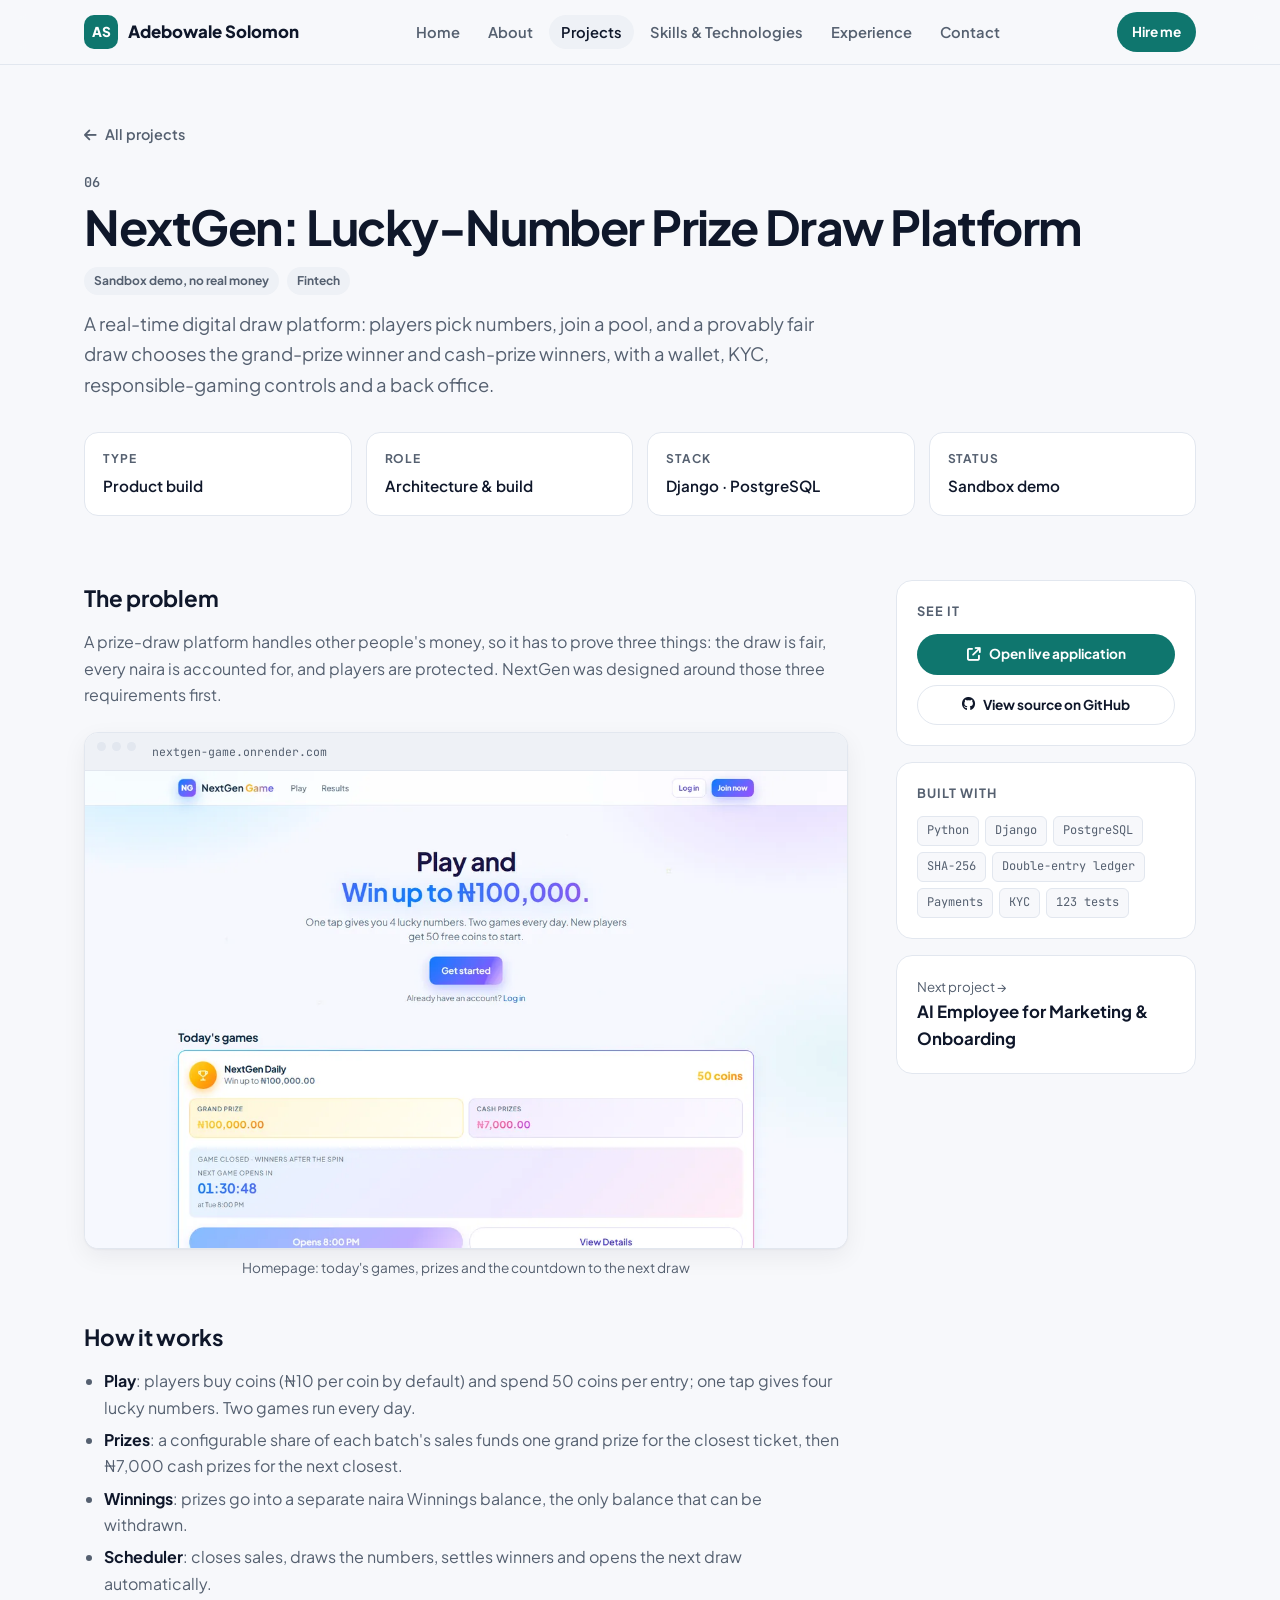
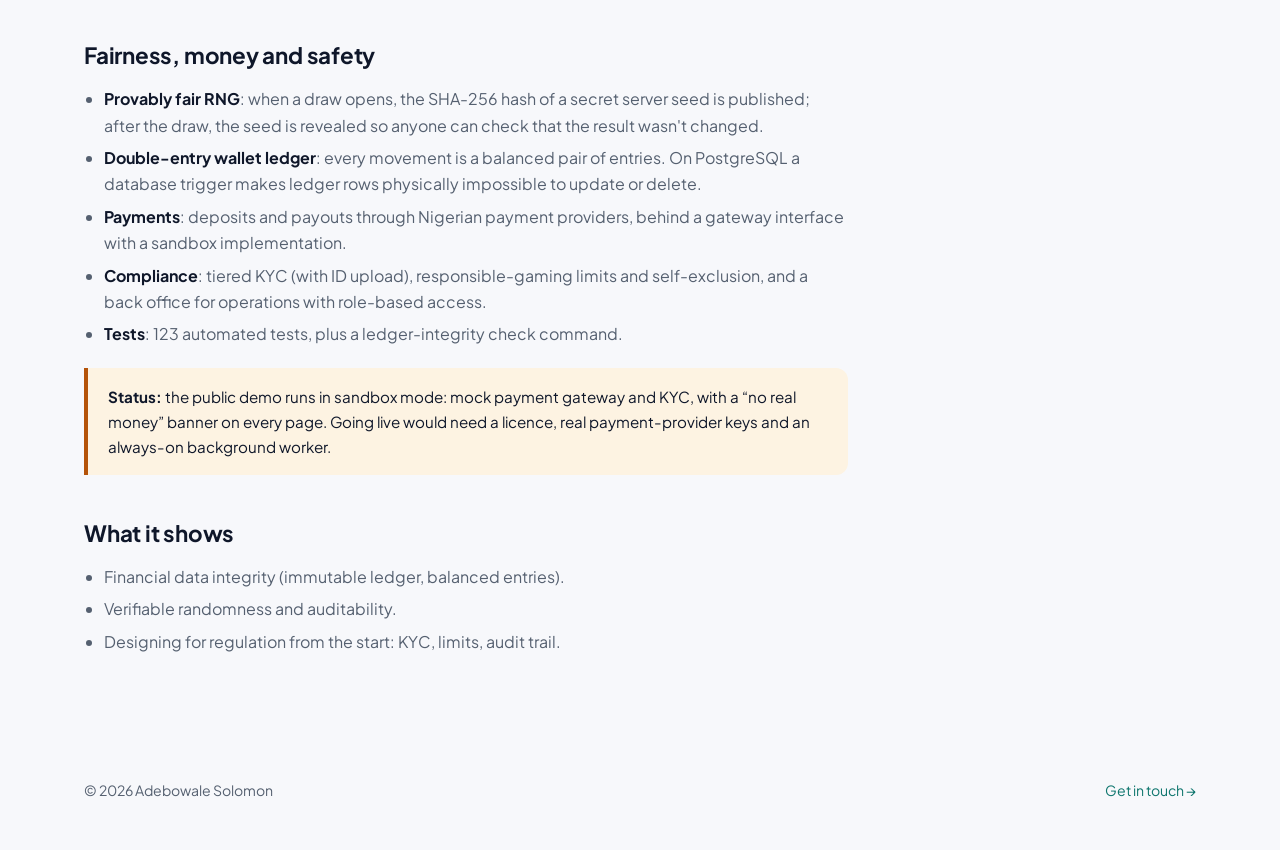
<file: projects/nextgen.html>
<!DOCTYPE html>
<html lang="en">
<head>
    <meta charset="UTF-8">
    <meta name="viewport" content="width=device-width, initial-scale=1.0">
    <title>NextGen: Lucky-Number Prize Draw Platform · Adebowale Solomon</title>
    <meta name="description" content="A real-time digital draw platform: players pick numbers, join a pool, and a provably fair draw chooses the grand-prize winner and cash-prize winners, with a wallet, KYC, responsible-gaming controls and a back office.">
    <link rel="preconnect" href="https://fonts.googleapis.com">
    <link rel="preconnect" href="https://fonts.gstatic.com" crossorigin>
    <link href="https://fonts.googleapis.com/css2?family=JetBrains+Mono:wght@500;600&family=Plus+Jakarta+Sans:wght@400;500;600;700;800&display=swap" rel="stylesheet">
    <link rel="stylesheet" href="https://cdnjs.cloudflare.com/ajax/libs/font-awesome/6.4.0/css/all.min.css">
    <link rel="stylesheet" href="../style.css?v=2">
</head>
<body>

<nav class="nav">
    <div class="container nav-inner">
        <a href="../index.html" class="logo"><span class="logo-mark">AS</span> Adebowale Solomon</a>
        <ul class="nav-links" id="navLinks">
            <li><a href="../index.html#home">Home</a></li>
            <li><a href="../index.html#about">About</a></li>
            <li><a href="../index.html#projects" class="active">Projects</a></li>
            <li><a href="../index.html#skills">Skills &amp; Technologies</a></li>
            <li><a href="../index.html#experience">Experience</a></li>
            <li><a href="../index.html#contact">Contact</a></li>
        </ul>
        <div class="nav-cta">
            <a href="../index.html#contact" class="btn btn-primary btn-sm">Hire me</a>
            <button class="menu-btn" id="menuBtn" aria-label="Open menu"><i class="fas fa-bars"></i></button>
        </div>
    </div>
</nav>

<header class="case-hero">
    <div class="container">
        <a href="../index.html#projects" class="back"><i class="fas fa-arrow-left"></i> All projects</a>
        <div class="project-num">06</div>
        <h1>NextGen: Lucky-Number Prize Draw Platform</h1>
        <div class="badges"><span class="badge">Sandbox demo, no real money</span><span class="badge">Fintech</span></div>
        <p class="lead">A real-time digital draw platform: players pick numbers, join a pool, and a provably fair draw chooses the grand-prize winner and cash-prize winners, with a wallet, KYC, responsible-gaming controls and a back office.</p>
        <div class="case-meta"><div><b>Type</b><span>Product build</span></div><div><b>Role</b><span>Architecture &amp; build</span></div><div><b>Stack</b><span>Django · PostgreSQL</span></div><div><b>Status</b><span>Sandbox demo</span></div></div>
    </div>
</header>

<div class="container case-body">
    <article>
            <h2>The problem</h2>
            <p>A prize-draw platform handles other people's money, so it has to prove three things: the draw is fair, every naira is accounted for, and players are protected. NextGen was designed around those three requirements first.</p>

            <figure>
                <div class="frame">
                    <div class="frame-bar"><i></i><i></i><i></i><span class="url">nextgen-game.onrender.com</span></div>
                    <picture><source srcset="../images/nextgen-home.webp" type="image/webp"><img src="../images/nextgen-home.jpg" alt="Homepage: today's games, prizes and the countdown to the next draw" width="1200" height="750" loading="lazy"></picture>
                </div>
                <figcaption>Homepage: today's games, prizes and the countdown to the next draw</figcaption>
            </figure>

            <h2>How it works</h2>
            <ul>
                <li><b>Play</b>: players buy coins (₦10 per coin by default) and spend 50 coins per entry; one tap gives four lucky numbers. Two games run every day.</li>
                <li><b>Prizes</b>: a configurable share of each batch's sales funds one grand prize for the closest ticket, then ₦7,000 cash prizes for the next closest.</li>
                <li><b>Winnings</b>: prizes go into a separate naira Winnings balance, the only balance that can be withdrawn.</li>
                <li><b>Scheduler</b>: closes sales, draws the numbers, settles winners and opens the next draw automatically.</li>
            </ul>

            <h2>Fairness, money and safety</h2>
            <ul>
                <li><b>Provably fair RNG</b>: when a draw opens, the SHA-256 hash of a secret server seed is published; after the draw, the seed is revealed so anyone can check that the result wasn't changed.</li>
                <li><b>Double-entry wallet ledger</b>: every movement is a balanced pair of entries. On PostgreSQL a database trigger makes ledger rows physically impossible to update or delete.</li>
                <li><b>Payments</b>: deposits and payouts through Nigerian payment providers, behind a gateway interface with a sandbox implementation.</li>
                <li><b>Compliance</b>: tiered KYC (with ID upload), responsible-gaming limits and self-exclusion, and a back office for operations with role-based access.</li>
                <li><b>Tests</b>: 123 automated tests, plus a ledger-integrity check command.</li>
            </ul>
            <div class="callout"><p><b>Status:</b> the public demo runs in sandbox mode: mock payment gateway and KYC, with a &ldquo;no real money&rdquo; banner on every page. Going live would need a licence, real payment-provider keys and an always-on background worker.</p></div>

            <h2>What it shows</h2>
            <ul>
                <li>Financial data integrity (immutable ledger, balanced entries).</li>
                <li>Verifiable randomness and auditability.</li>
                <li>Designing for regulation from the start: KYC, limits, audit trail.</li>
            </ul>
    </article>

    <aside class="aside">
        <div class="box">
            <h4>See it</h4>
            <div class="links">
                <a href="https://nextgen-game.onrender.com/" target="_blank" rel="noopener" class="btn btn-primary btn-sm"><i class="fas fa-arrow-up-right-from-square"></i> Open live application</a>
                <a href="https://github.com/Adebowale-123/nextGen" target="_blank" rel="noopener" class="btn btn-ghost btn-sm"><i class="fab fa-github"></i> View source on GitHub</a>
            </div>
        </div>
        <div class="box">
            <h4>Built with</h4>
            <div class="tags" style="margin:0"><span class="tag">Python</span><span class="tag">Django</span><span class="tag">PostgreSQL</span><span class="tag">SHA-256</span><span class="tag">Double-entry ledger</span><span class="tag">Payments</span><span class="tag">KYC</span><span class="tag">123 tests</span></div>
        </div>
        <a class="next-project" href="ai-employee.html"><small>Next project →</small><b>AI Employee for Marketing &amp; Onboarding</b></a>
    </aside>
</div>

<footer>
    <div class="container footer-inner">
        <span>© <span id="year">2026</span> Adebowale Solomon</span>
        <a href="../index.html#contact">Get in touch →</a>
    </div>
</footer>

<script src="../script.js?v=1"></script>
</body>
</html>
</file>
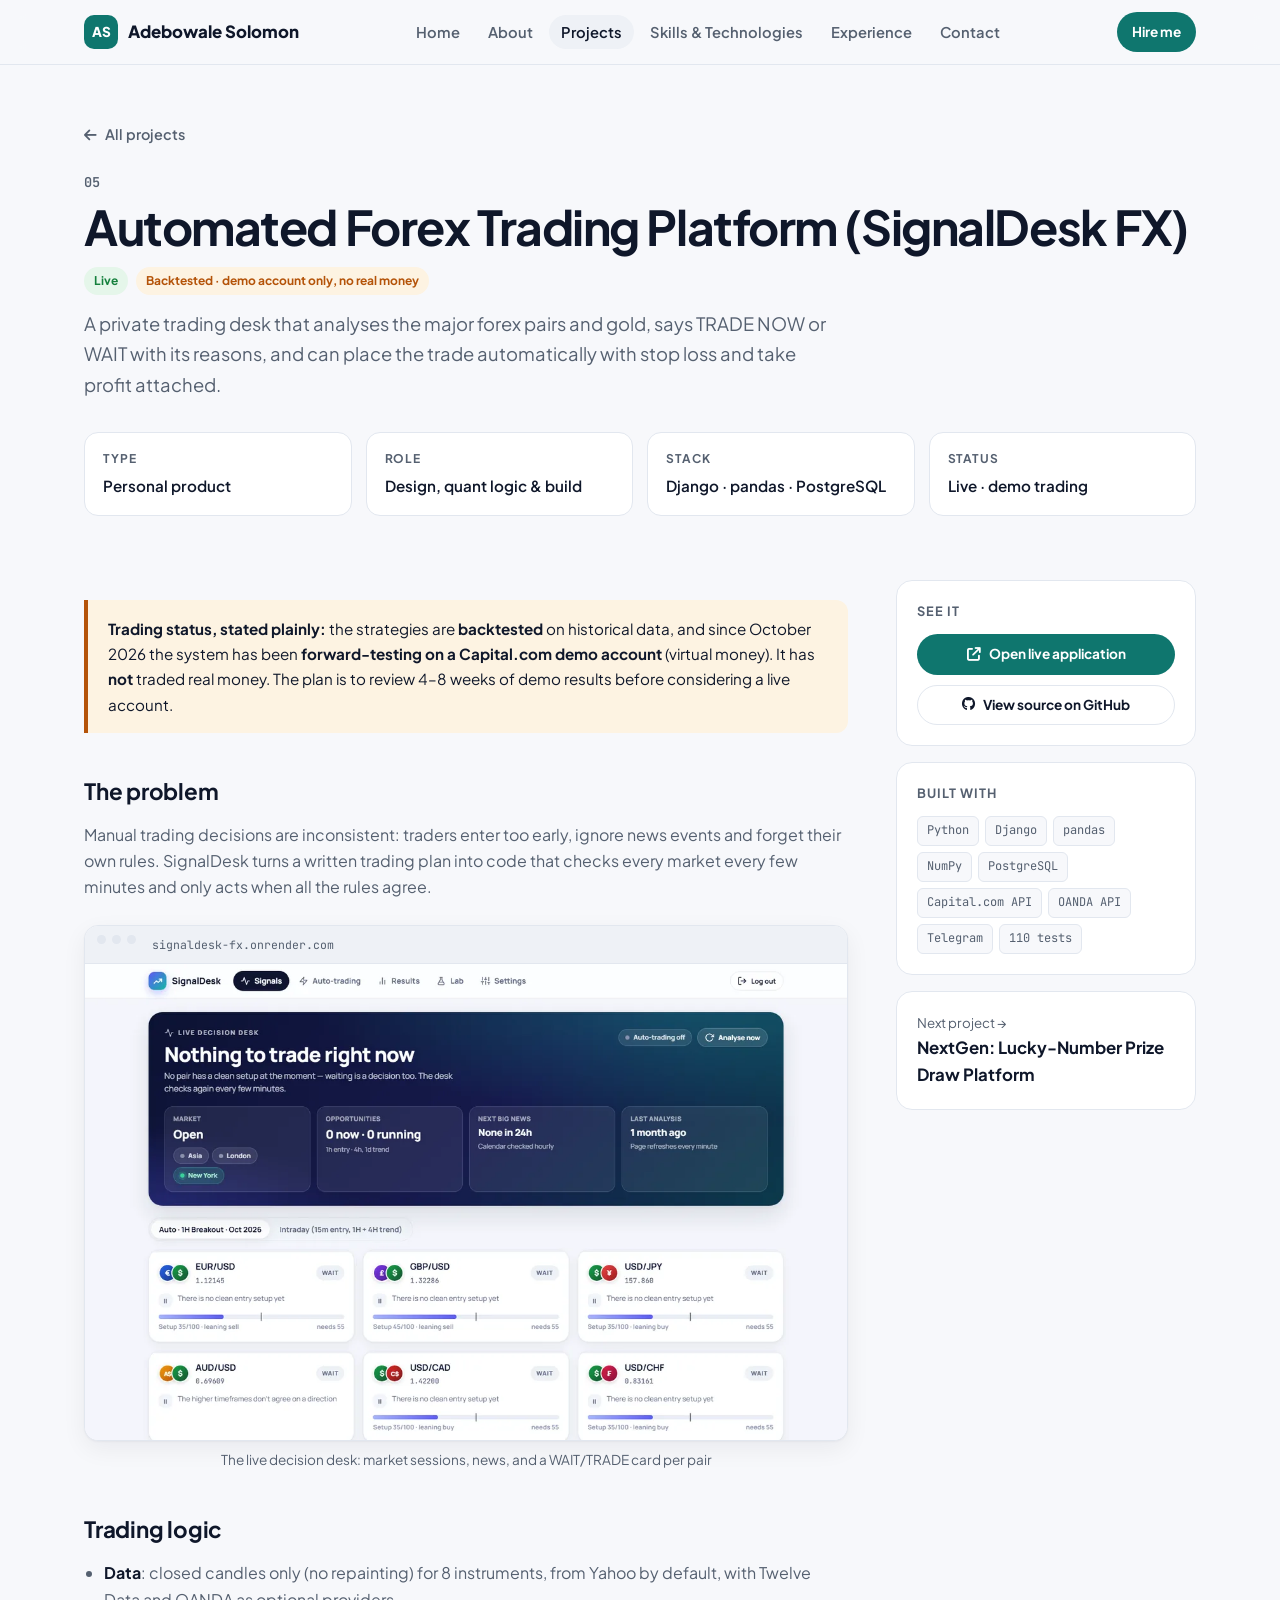
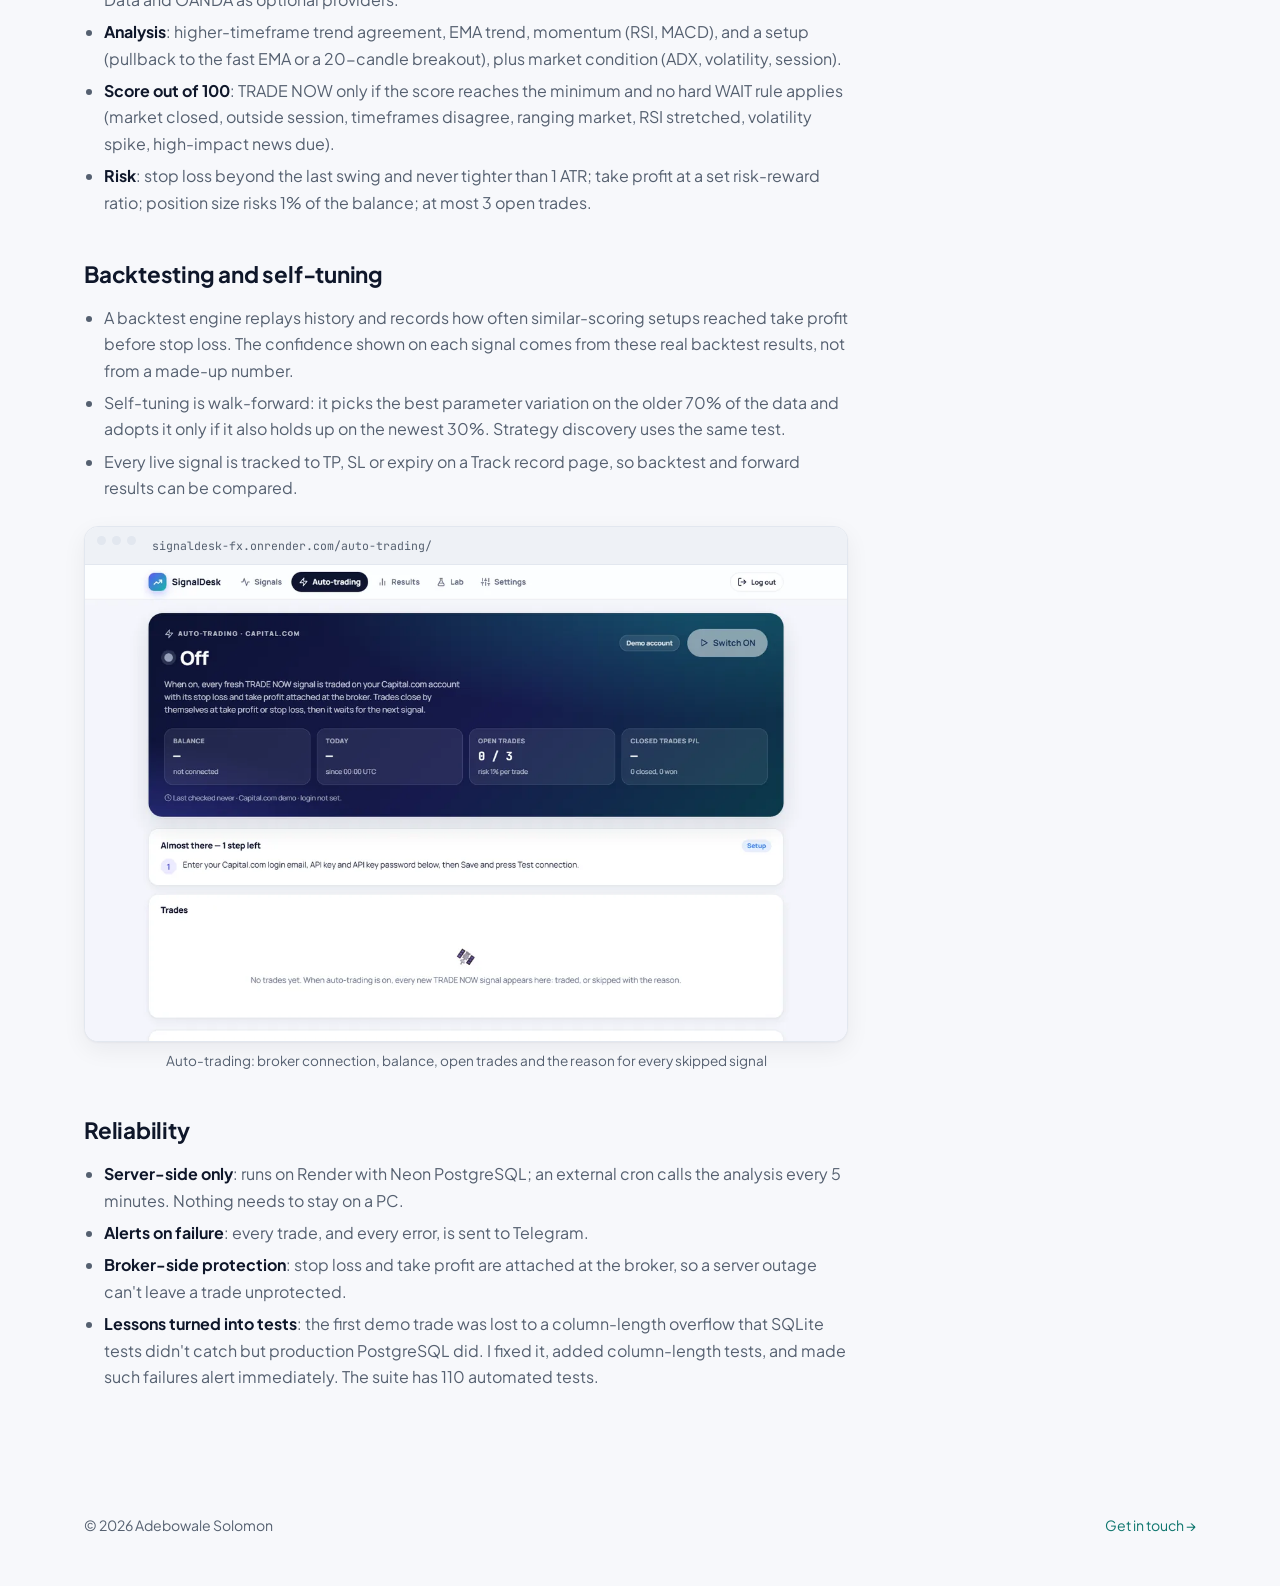
<file: projects/signaldesk.html>
<!DOCTYPE html>
<html lang="en">
<head>
    <meta charset="UTF-8">
    <meta name="viewport" content="width=device-width, initial-scale=1.0">
    <title>Automated Forex Trading Platform (SignalDesk FX) · Adebowale Solomon</title>
    <meta name="description" content="A private trading desk that analyses the major forex pairs and gold, says TRADE NOW or WAIT with its reasons, and can place the trade automatically with stop loss and take profit attached.">
    <link rel="preconnect" href="https://fonts.googleapis.com">
    <link rel="preconnect" href="https://fonts.gstatic.com" crossorigin>
    <link href="https://fonts.googleapis.com/css2?family=JetBrains+Mono:wght@500;600&family=Plus+Jakarta+Sans:wght@400;500;600;700;800&display=swap" rel="stylesheet">
    <link rel="stylesheet" href="https://cdnjs.cloudflare.com/ajax/libs/font-awesome/6.4.0/css/all.min.css">
    <link rel="stylesheet" href="../style.css?v=2">
</head>
<body>

<nav class="nav">
    <div class="container nav-inner">
        <a href="../index.html" class="logo"><span class="logo-mark">AS</span> Adebowale Solomon</a>
        <ul class="nav-links" id="navLinks">
            <li><a href="../index.html#home">Home</a></li>
            <li><a href="../index.html#about">About</a></li>
            <li><a href="../index.html#projects" class="active">Projects</a></li>
            <li><a href="../index.html#skills">Skills &amp; Technologies</a></li>
            <li><a href="../index.html#experience">Experience</a></li>
            <li><a href="../index.html#contact">Contact</a></li>
        </ul>
        <div class="nav-cta">
            <a href="../index.html#contact" class="btn btn-primary btn-sm">Hire me</a>
            <button class="menu-btn" id="menuBtn" aria-label="Open menu"><i class="fas fa-bars"></i></button>
        </div>
    </div>
</nav>

<header class="case-hero">
    <div class="container">
        <a href="../index.html#projects" class="back"><i class="fas fa-arrow-left"></i> All projects</a>
        <div class="project-num">05</div>
        <h1>Automated Forex Trading Platform (SignalDesk FX)</h1>
        <div class="badges"><span class="badge live">Live</span><span class="badge note">Backtested · demo account only, no real money</span></div>
        <p class="lead">A private trading desk that analyses the major forex pairs and gold, says TRADE NOW or WAIT with its reasons, and can place the trade automatically with stop loss and take profit attached.</p>
        <div class="case-meta"><div><b>Type</b><span>Personal product</span></div><div><b>Role</b><span>Design, quant logic &amp; build</span></div><div><b>Stack</b><span>Django · pandas · PostgreSQL</span></div><div><b>Status</b><span>Live · demo trading</span></div></div>
    </div>
</header>

<div class="container case-body">
    <article>
            <div class="callout"><p><b>Trading status, stated plainly:</b> the strategies are <b>backtested</b> on historical data, and since October 2026 the system has been <b>forward-testing on a Capital.com demo account</b> (virtual money). It has <b>not</b> traded real money. The plan is to review 4–8 weeks of demo results before considering a live account.</p></div>

            <h2>The problem</h2>
            <p>Manual trading decisions are inconsistent: traders enter too early, ignore news events and forget their own rules. SignalDesk turns a written trading plan into code that checks every market every few minutes and only acts when all the rules agree.</p>

            <figure>
                <div class="frame">
                    <div class="frame-bar"><i></i><i></i><i></i><span class="url">signaldesk-fx.onrender.com</span></div>
                    <picture><source srcset="../images/signaldesk-signals.webp" type="image/webp"><img src="../images/signaldesk-signals.jpg" alt="The live decision desk: market sessions, news, and a WAIT/TRADE card per pair" width="1200" height="750" loading="lazy"></picture>
                </div>
                <figcaption>The live decision desk: market sessions, news, and a WAIT/TRADE card per pair</figcaption>
            </figure>

            <h2>Trading logic</h2>
            <ul>
                <li><b>Data</b>: closed candles only (no repainting) for 8 instruments, from Yahoo by default, with Twelve Data and OANDA as optional providers.</li>
                <li><b>Analysis</b>: higher-timeframe trend agreement, EMA trend, momentum (RSI, MACD), and a setup (pullback to the fast EMA or a 20-candle breakout), plus market condition (ADX, volatility, session).</li>
                <li><b>Score out of 100</b>: TRADE NOW only if the score reaches the minimum and no hard WAIT rule applies (market closed, outside session, timeframes disagree, ranging market, RSI stretched, volatility spike, high-impact news due).</li>
                <li><b>Risk</b>: stop loss beyond the last swing and never tighter than 1 ATR; take profit at a set risk-reward ratio; position size risks 1% of the balance; at most 3 open trades.</li>
            </ul>

            <h2>Backtesting and self-tuning</h2>
            <ul>
                <li>A backtest engine replays history and records how often similar-scoring setups reached take profit before stop loss. The confidence shown on each signal comes from these real backtest results, not from a made-up number.</li>
                <li>Self-tuning is walk-forward: it picks the best parameter variation on the older 70% of the data and adopts it only if it also holds up on the newest 30%. Strategy discovery uses the same test.</li>
                <li>Every live signal is tracked to TP, SL or expiry on a Track record page, so backtest and forward results can be compared.</li>
            </ul>

            <figure>
                <div class="frame">
                    <div class="frame-bar"><i></i><i></i><i></i><span class="url">signaldesk-fx.onrender.com/auto-trading/</span></div>
                    <picture><source srcset="../images/signaldesk-autotrading.webp" type="image/webp"><img src="../images/signaldesk-autotrading.jpg" alt="Auto-trading: broker connection, balance, open trades and the reason for every skipped signal" width="1200" height="750" loading="lazy"></picture>
                </div>
                <figcaption>Auto-trading: broker connection, balance, open trades and the reason for every skipped signal</figcaption>
            </figure>

            <h2>Reliability</h2>
            <ul>
                <li><b>Server-side only</b>: runs on Render with Neon PostgreSQL; an external cron calls the analysis every 5 minutes. Nothing needs to stay on a PC.</li>
                <li><b>Alerts on failure</b>: every trade, and every error, is sent to Telegram.</li>
                <li><b>Broker-side protection</b>: stop loss and take profit are attached at the broker, so a server outage can't leave a trade unprotected.</li>
                <li><b>Lessons turned into tests</b>: the first demo trade was lost to a column-length overflow that SQLite tests didn't catch but production PostgreSQL did. I fixed it, added column-length tests, and made such failures alert immediately. The suite has 110 automated tests.</li>
            </ul>
    </article>

    <aside class="aside">
        <div class="box">
            <h4>See it</h4>
            <div class="links">
                <a href="https://signaldesk-fx.onrender.com/" target="_blank" rel="noopener" class="btn btn-primary btn-sm"><i class="fas fa-arrow-up-right-from-square"></i> Open live application</a>
                <a href="https://github.com/Adebowale-123/SignalDesk-FX" target="_blank" rel="noopener" class="btn btn-ghost btn-sm"><i class="fab fa-github"></i> View source on GitHub</a>
            </div>
        </div>
        <div class="box">
            <h4>Built with</h4>
            <div class="tags" style="margin:0"><span class="tag">Python</span><span class="tag">Django</span><span class="tag">pandas</span><span class="tag">NumPy</span><span class="tag">PostgreSQL</span><span class="tag">Capital.com API</span><span class="tag">OANDA API</span><span class="tag">Telegram</span><span class="tag">110 tests</span></div>
        </div>
        <a class="next-project" href="nextgen.html"><small>Next project →</small><b>NextGen: Lucky-Number Prize Draw Platform</b></a>
    </aside>
</div>

<footer>
    <div class="container footer-inner">
        <span>© <span id="year">2026</span> Adebowale Solomon</span>
        <a href="../index.html#contact">Get in touch →</a>
    </div>
</footer>

<script src="../script.js?v=1"></script>
</body>
</html>
</file>
<file: style.css>
/* Portfolio styles */
:root {
    --bg: #f7f8fb;
    --surface: #ffffff;
    --surface-2: #eef1f6;
    --text: #0f172a;
    --muted: #556070;
    --line: #e2e7ef;
    --brand: #0f766e;
    --brand-strong: #0b5c56;
    --brand-soft: #e3f4f1;
    --ink: #0b1324;
    --ink-text: #e6ebf3;
    --ink-muted: #9aa7ba;
    --warn: #b45309;
    --warn-soft: #fdf3e2;
    --ok: #15803d;
    --ok-soft: #e5f6ea;
    --radius: 16px;
    --shadow: 0 1px 2px rgba(15, 23, 42, .04), 0 8px 24px rgba(15, 23, 42, .06);
    --max: 1160px;
}

@media (prefers-color-scheme: dark) {
    :root:not([data-theme="light"]) {
        --bg: #0b1120;
        --surface: #121a2b;
        --surface-2: #18223a;
        --text: #e6ebf3;
        --muted: #9aa7ba;
        --line: #243049;
        --brand: #2dd4bf;
        --brand-strong: #5eead4;
        --brand-soft: #0f2e2c;
        --ink: #070c18;
        --warn: #fbbf24;
        --warn-soft: #2d2410;
        --ok: #4ade80;
        --ok-soft: #10291a;
        --shadow: 0 1px 2px rgba(0, 0, 0, .3), 0 8px 24px rgba(0, 0, 0, .25);
    }
}
:root[data-theme="dark"] {
    --bg: #0b1120;
    --surface: #121a2b;
    --surface-2: #18223a;
    --text: #e6ebf3;
    --muted: #9aa7ba;
    --line: #243049;
    --brand: #2dd4bf;
    --brand-strong: #5eead4;
    --brand-soft: #0f2e2c;
    --ink: #070c18;
    --warn: #fbbf24;
    --warn-soft: #2d2410;
    --ok: #4ade80;
    --ok-soft: #10291a;
    --shadow: 0 1px 2px rgba(0, 0, 0, .3), 0 8px 24px rgba(0, 0, 0, .25);
}

* { box-sizing: border-box; margin: 0; padding: 0; }
html { scroll-behavior: smooth; scroll-padding-top: 76px; }
body {
    font-family: "Plus Jakarta Sans", system-ui, -apple-system, "Segoe UI", sans-serif;
    background: var(--bg);
    color: var(--text);
    line-height: 1.65;
    font-size: 16px;
    -webkit-font-smoothing: antialiased;
}
img { max-width: 100%; display: block; }
a { color: var(--brand); text-decoration: none; }
a:hover { color: var(--brand-strong); }
.container { max-width: var(--max); margin: 0 auto; padding: 0 24px; }
.mono { font-family: "JetBrains Mono", ui-monospace, monospace; }

/* Navigation */
.nav {
    position: sticky; top: 0; z-index: 50;
    background: color-mix(in srgb, var(--bg) 86%, transparent);
    backdrop-filter: saturate(160%) blur(12px);
    border-bottom: 1px solid var(--line);
}
.nav-inner { display: flex; align-items: center; justify-content: space-between; height: 64px; gap: 16px; }
.logo { font-weight: 800; font-size: 1.05rem; color: var(--text); display: flex; align-items: center; gap: 10px; }
.logo-mark {
    width: 34px; height: 34px; border-radius: 10px; display: grid; place-items: center;
    background: var(--brand); color: #fff; font-size: .85rem; font-weight: 800;
}
.nav-links { display: flex; gap: 4px; list-style: none; }
.nav-links a { color: var(--muted); font-weight: 600; font-size: .92rem; padding: 8px 12px; border-radius: 999px; }
.nav-links a:hover, .nav-links a.active { color: var(--text); background: var(--surface-2); }
.nav-cta { display: flex; gap: 8px; align-items: center; }
.menu-btn { display: none; background: none; border: 1px solid var(--line); color: var(--text); border-radius: 10px; width: 40px; height: 40px; font-size: 1.1rem; cursor: pointer; }

/* Buttons */
.btn {
    display: inline-flex; align-items: center; gap: 8px; padding: 12px 20px; border-radius: 999px;
    font-weight: 700; font-size: .95rem; border: 1px solid transparent; cursor: pointer; transition: .2s;
}
.btn-primary { background: var(--brand); color: #fff; }
.btn-primary:hover { background: var(--brand-strong); color: #fff; transform: translateY(-1px); }
:root[data-theme="dark"] .btn-primary, :root[data-theme="dark"] .btn-primary:hover { color: #04201d; }
@media (prefers-color-scheme: dark) {
    :root:not([data-theme="light"]) .btn-primary, :root:not([data-theme="light"]) .btn-primary:hover { color: #04201d; }
}
.btn-ghost { border-color: var(--line); color: var(--text); background: var(--surface); }
.btn-ghost:hover { border-color: var(--brand); color: var(--brand); }
.btn-sm { padding: 8px 14px; font-size: .85rem; }

/* Hero */
.hero { padding: 72px 0 56px; }
.hero-grid { display: grid; grid-template-columns: 1.05fr 1fr; gap: 56px; align-items: center; }
.eyebrow {
    display: inline-flex; align-items: center; gap: 8px; font-size: .8rem; font-weight: 700; letter-spacing: .08em;
    text-transform: uppercase; color: var(--brand); background: var(--brand-soft); padding: 6px 12px; border-radius: 999px;
}
.dot { width: 8px; height: 8px; border-radius: 50%; background: var(--ok); box-shadow: 0 0 0 4px var(--ok-soft); }
.hero h1 { font-size: clamp(2.2rem, 4.6vw, 3.6rem); line-height: 1.08; letter-spacing: -.03em; margin: 18px 0 18px; font-weight: 800; }
.hero h1 span { color: var(--brand); }
.hero .lead { font-size: 1.15rem; color: var(--muted); max-width: 560px; }
.hero-actions { display: flex; gap: 12px; flex-wrap: wrap; margin-top: 28px; }
.answers { display: grid; gap: 10px; margin-top: 32px; }
.answer { display: grid; grid-template-columns: 30px 1fr; gap: 12px; align-items: start; font-size: .97rem; }
.answer i { color: var(--brand); margin-top: 5px; }
.answer b { color: var(--text); }
.answer span { color: var(--muted); }

.hero-shot { position: relative; }
.hero-shot .frame { transform: rotate(1.2deg); }
.hero-shot .frame.back { position: absolute; width: 62%; right: -18px; bottom: -40px; transform: rotate(-3deg); z-index: 2; }

/* Browser frame around screenshots */
.frame { background: var(--surface); border: 1px solid var(--line); border-radius: 14px; overflow: hidden; box-shadow: var(--shadow); }
.frame-bar { display: flex; gap: 6px; padding: 9px 12px; border-bottom: 1px solid var(--line); background: var(--surface-2); }
.frame-bar i { width: 9px; height: 9px; border-radius: 50%; background: var(--line); display: block; }
.frame-bar .url { margin-left: 10px; font-size: .72rem; color: var(--muted); font-family: "JetBrains Mono", monospace; white-space: nowrap; overflow: hidden; text-overflow: ellipsis; }
.frame img { width: 100%; height: auto; aspect-ratio: 1200 / 750; object-fit: cover; object-position: top; }

/* Sections */
section { padding: 80px 0; }
.section-alt { background: var(--surface); border-top: 1px solid var(--line); border-bottom: 1px solid var(--line); }
.section-head { max-width: 680px; margin-bottom: 40px; }
.section-head .kicker { font-family: "JetBrains Mono", monospace; color: var(--brand); font-size: .85rem; font-weight: 600; }
.section-head h2 { font-size: clamp(1.7rem, 3vw, 2.3rem); letter-spacing: -.02em; line-height: 1.2; margin: 6px 0 12px; }
.section-head p { color: var(--muted); font-size: 1.05rem; }

/* Problems I solve */
.problems { display: grid; grid-template-columns: repeat(4, 1fr); gap: 18px; }
.problem { background: var(--bg); border: 1px solid var(--line); border-radius: var(--radius); padding: 24px; }
.problem .ico { width: 44px; height: 44px; border-radius: 12px; display: grid; place-items: center; background: var(--brand-soft); color: var(--brand); font-size: 1.1rem; margin-bottom: 16px; }
.problem h3 { font-size: 1.05rem; margin-bottom: 8px; line-height: 1.35; }
.problem p { color: var(--muted); font-size: .93rem; }
.problem .proof { margin-top: 12px; font-size: .82rem; font-weight: 600; }

/* Projects */
.featured {
    display: grid; grid-template-columns: 1.1fr 1fr; gap: 40px; align-items: center;
    background: var(--surface); border: 1px solid var(--line); border-radius: 22px; padding: 36px; box-shadow: var(--shadow); margin-bottom: 28px;
}
.project-num { font-family: "JetBrains Mono", monospace; color: var(--muted); font-size: .85rem; font-weight: 600; }
.badges { display: flex; flex-wrap: wrap; gap: 8px; margin: 10px 0 14px; }
.badge { font-size: .75rem; font-weight: 700; padding: 4px 10px; border-radius: 999px; background: var(--surface-2); color: var(--muted); }
.badge.flag { background: var(--brand); color: #fff; }
.badge.live { background: var(--ok-soft); color: var(--ok); }
.badge.note { background: var(--warn-soft); color: var(--warn); }
.featured h3 { font-size: 1.8rem; letter-spacing: -.02em; line-height: 1.2; margin-bottom: 12px; }
.featured p { color: var(--muted); }
.checks { list-style: none; margin: 18px 0; display: grid; gap: 8px; }
.checks li { display: grid; grid-template-columns: 22px 1fr; gap: 8px; font-size: .95rem; }
.checks li i { color: var(--brand); margin-top: 5px; font-size: .85rem; }
.tags { display: flex; flex-wrap: wrap; gap: 6px; margin: 16px 0 20px; }
.tag { font-family: "JetBrains Mono", monospace; font-size: .75rem; padding: 4px 9px; border-radius: 6px; border: 1px solid var(--line); color: var(--muted); background: var(--bg); }
.links { display: flex; flex-wrap: wrap; gap: 10px; }

.project-grid { display: grid; grid-template-columns: repeat(2, 1fr); gap: 24px; }
.card { background: var(--surface); border: 1px solid var(--line); border-radius: var(--radius); overflow: hidden; display: flex; flex-direction: column; transition: .2s; }
.card:hover { transform: translateY(-3px); box-shadow: var(--shadow); }
.card .frame { border: 0; border-bottom: 1px solid var(--line); border-radius: 0; box-shadow: none; }
.card-body { padding: 24px; display: flex; flex-direction: column; flex: 1; }
.card h3 { font-size: 1.25rem; line-height: 1.3; letter-spacing: -.01em; }
.card p { color: var(--muted); font-size: .95rem; }
.card .links { margin-top: auto; padding-top: 4px; }

/* Skills */
.skills { display: grid; grid-template-columns: repeat(3, 1fr); gap: 18px; }
.skill-group { background: var(--bg); border: 1px solid var(--line); border-radius: var(--radius); padding: 24px; }
.skill-group h3 { font-size: 1rem; display: flex; align-items: center; gap: 10px; margin-bottom: 14px; }
.skill-group h3 i { color: var(--brand); }
.skill-group .tags { margin: 0; }
.skill-group small { display: block; color: var(--muted); margin-top: 12px; font-size: .82rem; }

/* Experience */
.timeline { position: relative; display: grid; gap: 20px; max-width: 860px; }
.timeline::before { content: ""; position: absolute; left: 11px; top: 8px; bottom: 8px; width: 2px; background: var(--line); }
.role { position: relative; padding-left: 44px; }
.role::before { content: ""; position: absolute; left: 4px; top: 8px; width: 16px; height: 16px; border-radius: 50%; background: var(--surface); border: 3px solid var(--brand); }
.role-card { background: var(--surface); border: 1px solid var(--line); border-radius: var(--radius); padding: 22px 24px; }
.role-top { display: flex; justify-content: space-between; gap: 12px; flex-wrap: wrap; }
.role h3 { font-size: 1.1rem; }
.role .org { color: var(--brand); font-weight: 600; font-size: .95rem; }
.role .when { color: var(--muted); font-size: .85rem; font-family: "JetBrains Mono", monospace; }
.role ul { margin: 12px 0 0 18px; color: var(--muted); font-size: .95rem; display: grid; gap: 4px; }

/* Education & certifications */
.edu { display: grid; grid-template-columns: 1fr 1fr; gap: 18px; max-width: 860px; margin-top: 28px; }
.edu-card { background: var(--surface); border: 1px solid var(--line); border-radius: var(--radius); padding: 22px 24px; }
.edu-card h3 { font-size: 1rem; display: flex; align-items: center; gap: 10px; margin-bottom: 12px; }
.edu-card h3 i { color: var(--brand); }
.edu-card ul { list-style: none; display: grid; gap: 10px; }
.edu-card li { display: grid; font-size: .93rem; }
.edu-card li span { color: var(--muted); font-size: .85rem; }

/* About */
.about-grid { display: grid; grid-template-columns: 1.3fr 1fr; gap: 48px; align-items: start; }
.about-grid p { color: var(--muted); margin-bottom: 14px; font-size: 1.03rem; }
.facts { display: grid; grid-template-columns: 1fr 1fr; gap: 14px; }
.fact { background: var(--bg); border: 1px solid var(--line); border-radius: var(--radius); padding: 20px; }
.fact b { display: block; font-size: 1.9rem; letter-spacing: -.02em; color: var(--text); }
.fact span { color: var(--muted); font-size: .88rem; }

/* Contact */
.contact { background: var(--ink); color: var(--ink-text); border-radius: 24px; padding: 56px; display: grid; grid-template-columns: 1.2fr 1fr; gap: 40px; align-items: center; }
.contact h2 { font-size: clamp(1.7rem, 3vw, 2.3rem); letter-spacing: -.02em; line-height: 1.2; margin-bottom: 12px; color: #fff; }
.contact p { color: var(--ink-muted); }
.contact-list { display: grid; gap: 12px; }
.contact-item { display: flex; align-items: center; gap: 14px; padding: 14px 18px; border: 1px solid #22304a; border-radius: 14px; color: var(--ink-text); background: #0f1a2e; }
.contact-item:hover { border-color: #2dd4bf; color: #fff; }
.contact-item i { width: 20px; color: #2dd4bf; }

footer { padding: 32px 0 48px; color: var(--muted); font-size: .88rem; }
.footer-inner { display: flex; justify-content: space-between; gap: 16px; flex-wrap: wrap; }

/* Case-study pages */
.case-hero { padding: 56px 0 32px; }
.back { display: inline-flex; align-items: center; gap: 8px; color: var(--muted); font-weight: 600; font-size: .9rem; margin-bottom: 24px; }
.case-hero h1 { font-size: clamp(2rem, 4vw, 3rem); letter-spacing: -.03em; line-height: 1.12; margin: 6px 0 14px; }
.case-hero .lead { color: var(--muted); font-size: 1.15rem; max-width: 760px; }
.case-meta { display: grid; grid-template-columns: repeat(4, 1fr); gap: 14px; margin: 32px 0; }
.case-meta div { background: var(--surface); border: 1px solid var(--line); border-radius: 14px; padding: 16px 18px; }
.case-meta b { display: block; font-size: .75rem; text-transform: uppercase; letter-spacing: .08em; color: var(--muted); margin-bottom: 4px; }
.case-meta span { font-weight: 600; font-size: .95rem; }
.case-body { display: grid; grid-template-columns: 1fr 300px; gap: 48px; padding-bottom: 80px; align-items: start; }
.case-body article h2 { font-size: 1.4rem; letter-spacing: -.01em; margin: 40px 0 12px; }
.case-body article h2:first-child { margin-top: 0; }
.case-body article p { color: var(--muted); margin-bottom: 12px; }
.case-body article ul { margin: 0 0 12px 20px; color: var(--muted); display: grid; gap: 6px; }
.case-body article li b { color: var(--text); }
.case-body article figure { margin: 24px 0; }
.case-body article figcaption { color: var(--muted); font-size: .85rem; margin-top: 8px; text-align: center; }
.callout { border-left: 4px solid var(--warn); background: var(--warn-soft); padding: 16px 20px; border-radius: 0 12px 12px 0; margin: 20px 0; }
.callout b { color: var(--text); }
.callout p { margin: 0 !important; color: var(--text) !important; font-size: .95rem; }
.aside { position: sticky; top: 88px; display: grid; gap: 16px; }
.aside .box { background: var(--surface); border: 1px solid var(--line); border-radius: var(--radius); padding: 20px; }
.aside h4 { font-size: .8rem; text-transform: uppercase; letter-spacing: .08em; color: var(--muted); margin-bottom: 12px; }
.aside .links { flex-direction: column; }
.aside .btn { justify-content: center; }
.next-project { display: block; padding: 20px; border-radius: var(--radius); border: 1px solid var(--line); background: var(--surface); color: var(--text); }
.next-project small { color: var(--muted); display: block; }
.next-project b { font-size: 1.05rem; }

/* Reveal on scroll */
.reveal { opacity: 0; transform: translateY(16px); transition: opacity .6s ease, transform .6s ease; }
.reveal.in { opacity: 1; transform: none; }
@media (prefers-reduced-motion: reduce) {
    .reveal { opacity: 1; transform: none; transition: none; }
    html { scroll-behavior: auto; }
}

/* Responsive */
@media (max-width: 1024px) {
    .problems { grid-template-columns: repeat(2, 1fr); }
    .skills { grid-template-columns: repeat(2, 1fr); }
    .featured { grid-template-columns: 1fr; }
    .case-body { grid-template-columns: 1fr; }
    .aside { position: static; }
}
@media (max-width: 860px) {
    .nav-links {
        display: none; position: absolute; top: 64px; left: 0; right: 0; flex-direction: column;
        background: var(--surface); border-bottom: 1px solid var(--line); padding: 12px 16px;
    }
    .nav-links.open { display: flex; }
    .menu-btn { display: block; }
    .nav-cta .btn { display: none; }
    .hero-grid, .about-grid, .contact { grid-template-columns: 1fr; }
    .hero-shot { margin: 0 12px 40px; }
    .project-grid { grid-template-columns: 1fr; }
    .case-meta { grid-template-columns: 1fr 1fr; }
}
@media (max-width: 560px) {
    .container { padding: 0 16px; }
    section { padding: 56px 0; }
    .hero { padding: 40px 0; }
    .problems, .skills, .facts, .edu { grid-template-columns: 1fr; }
    .featured { padding: 20px; }
    .contact { padding: 28px 20px; }
    .hero-shot .frame.back { right: -8px; bottom: -30px; }
}
</file>
